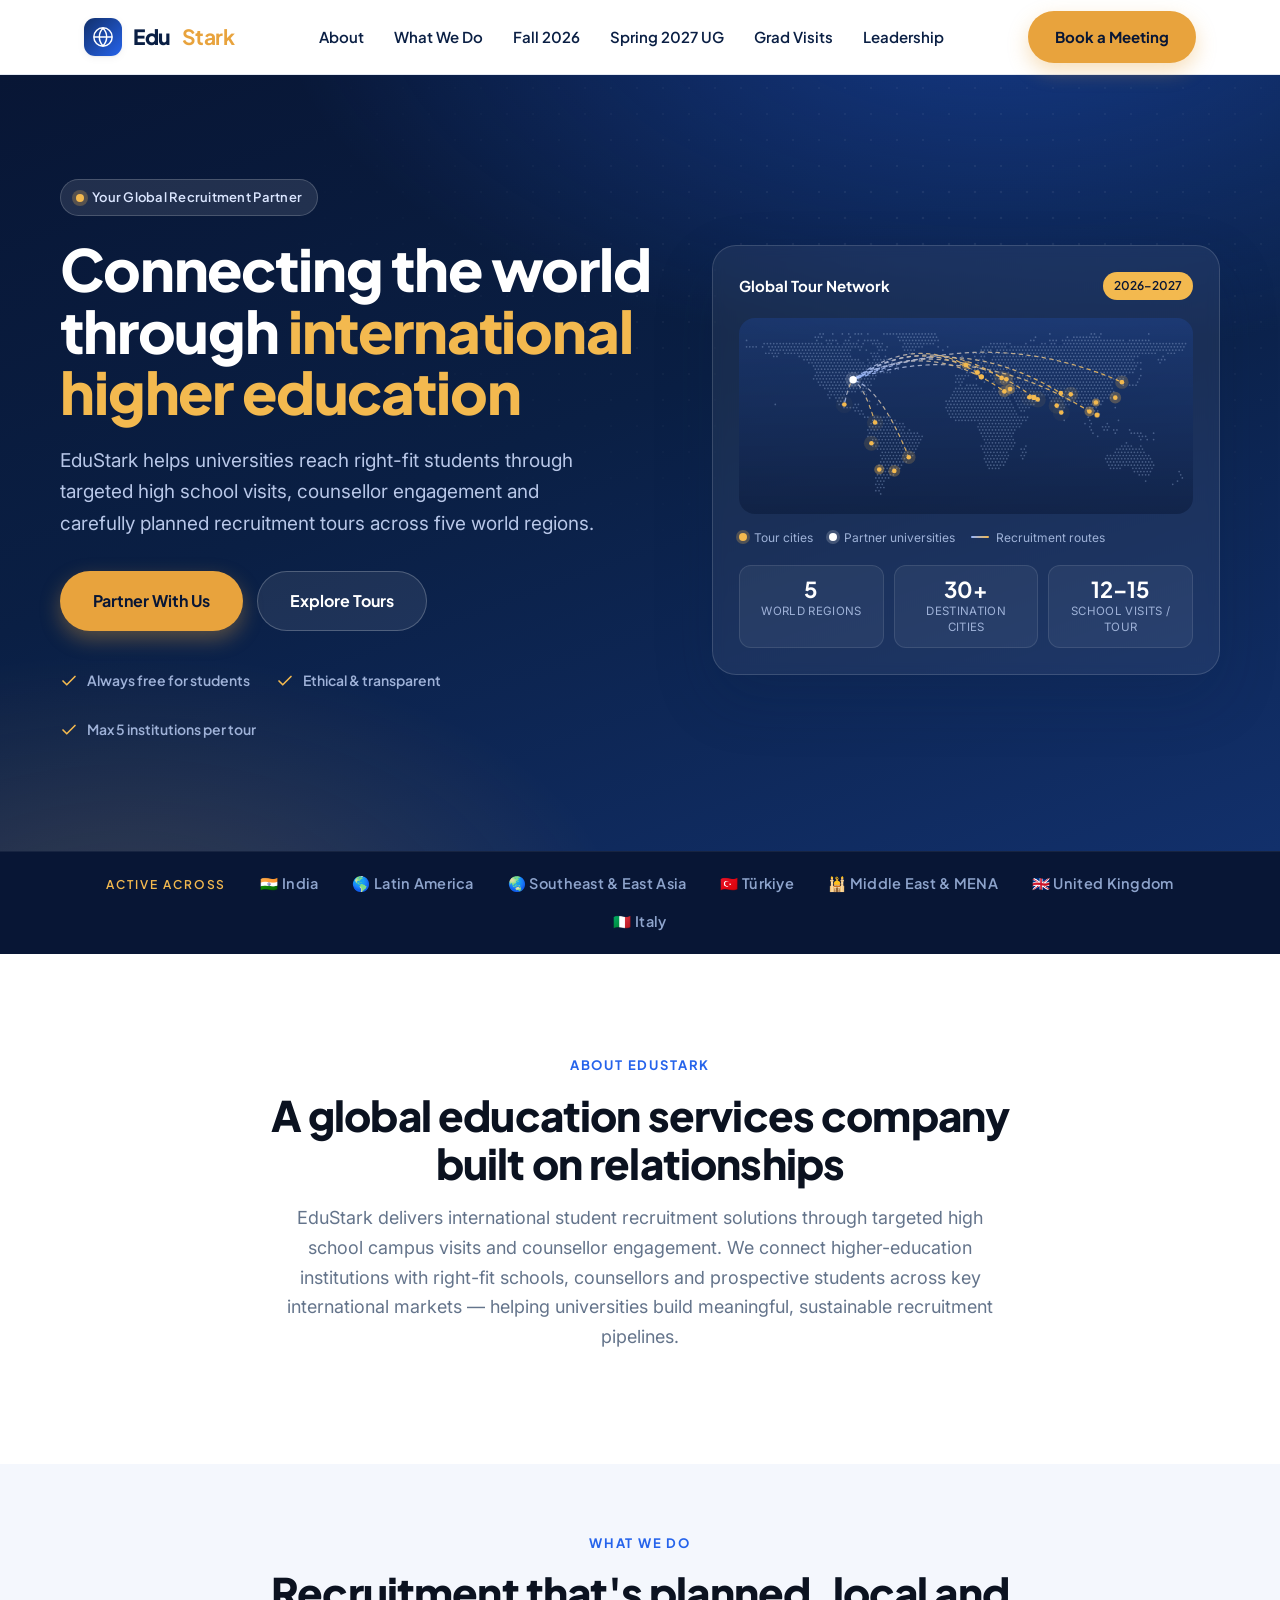
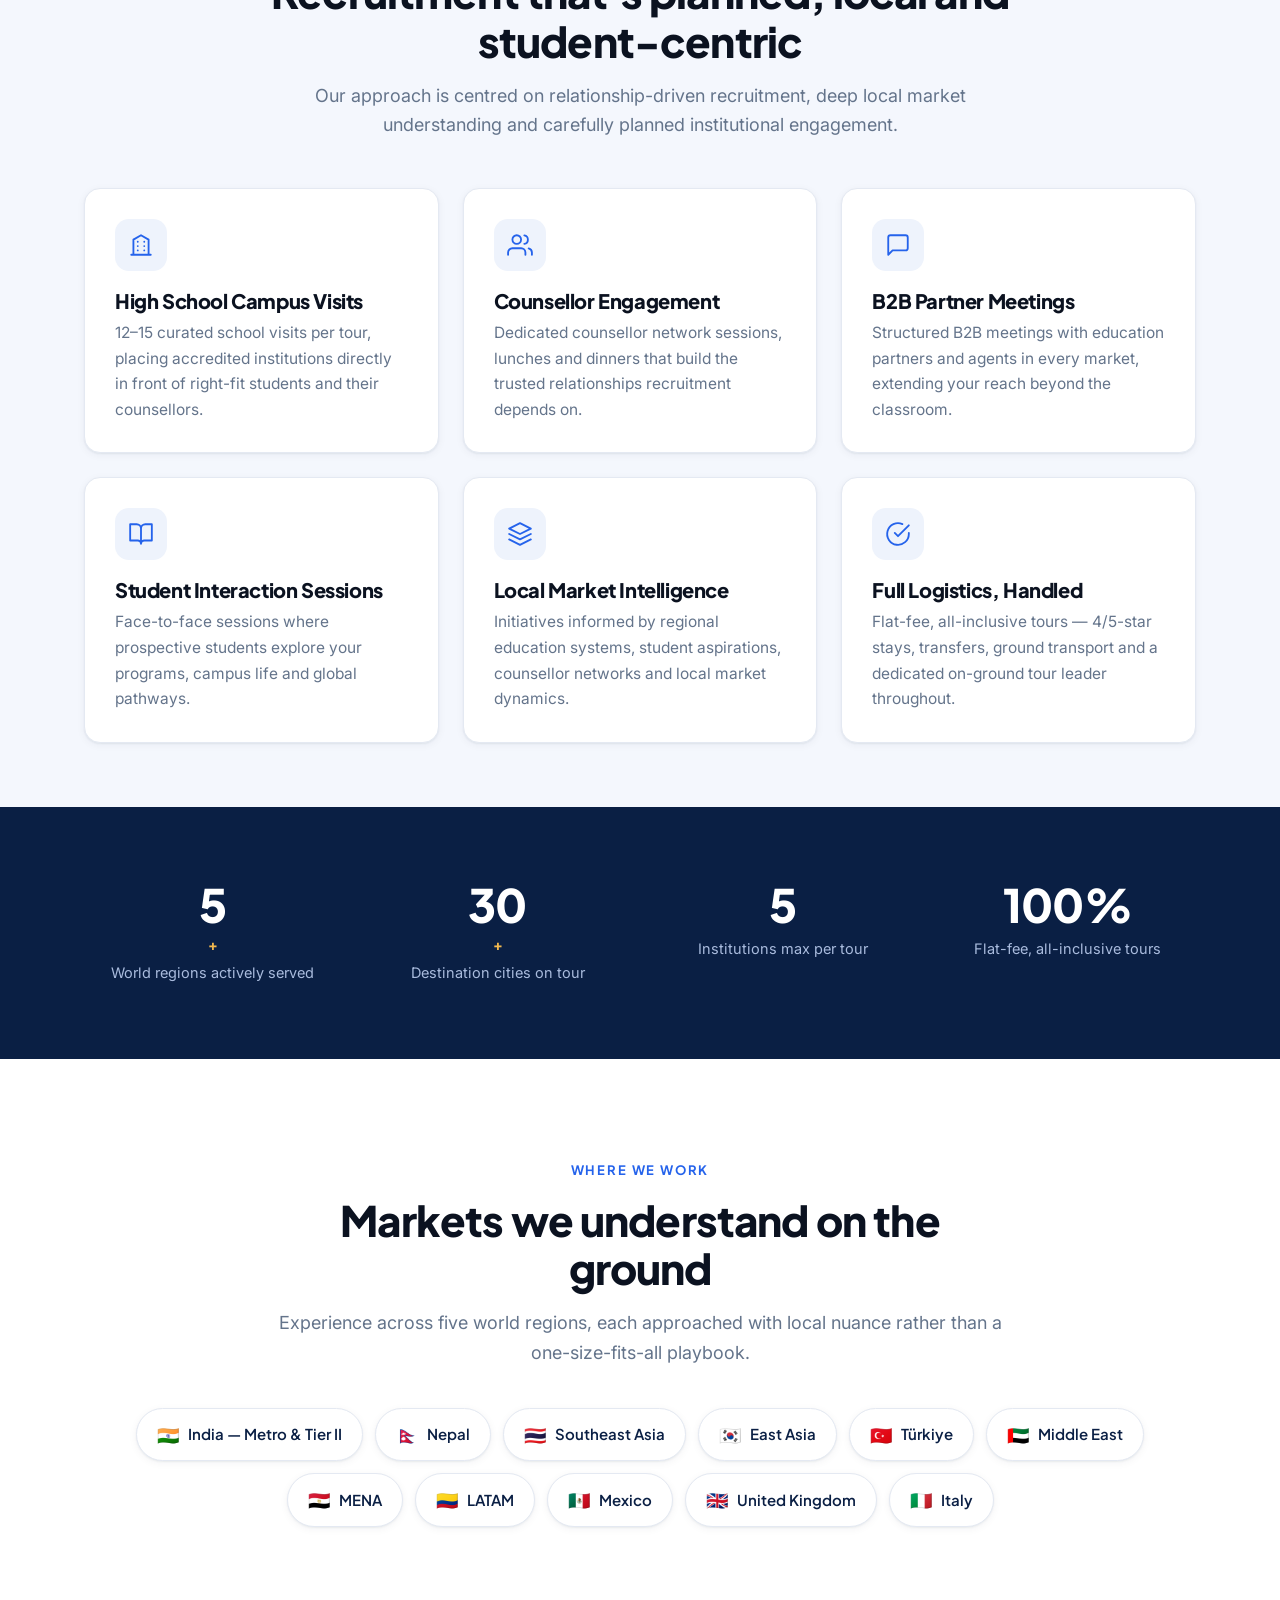
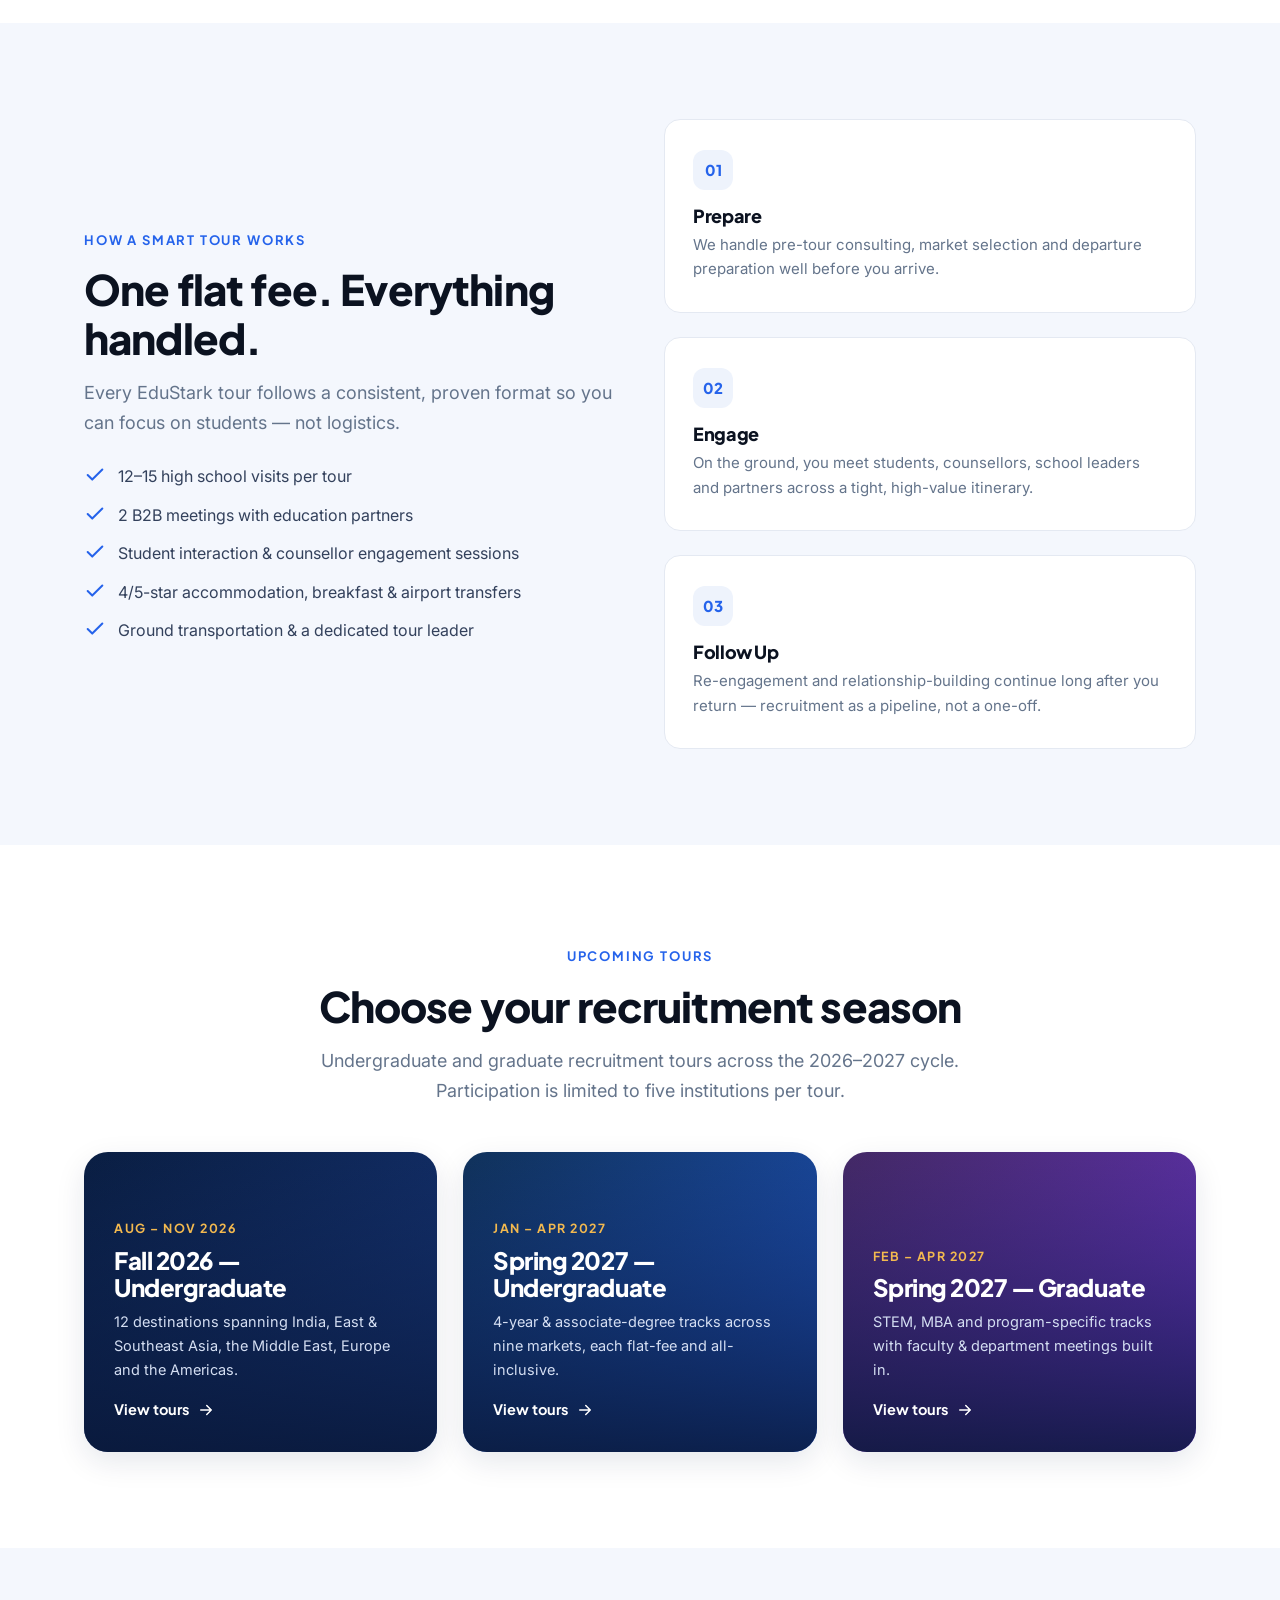
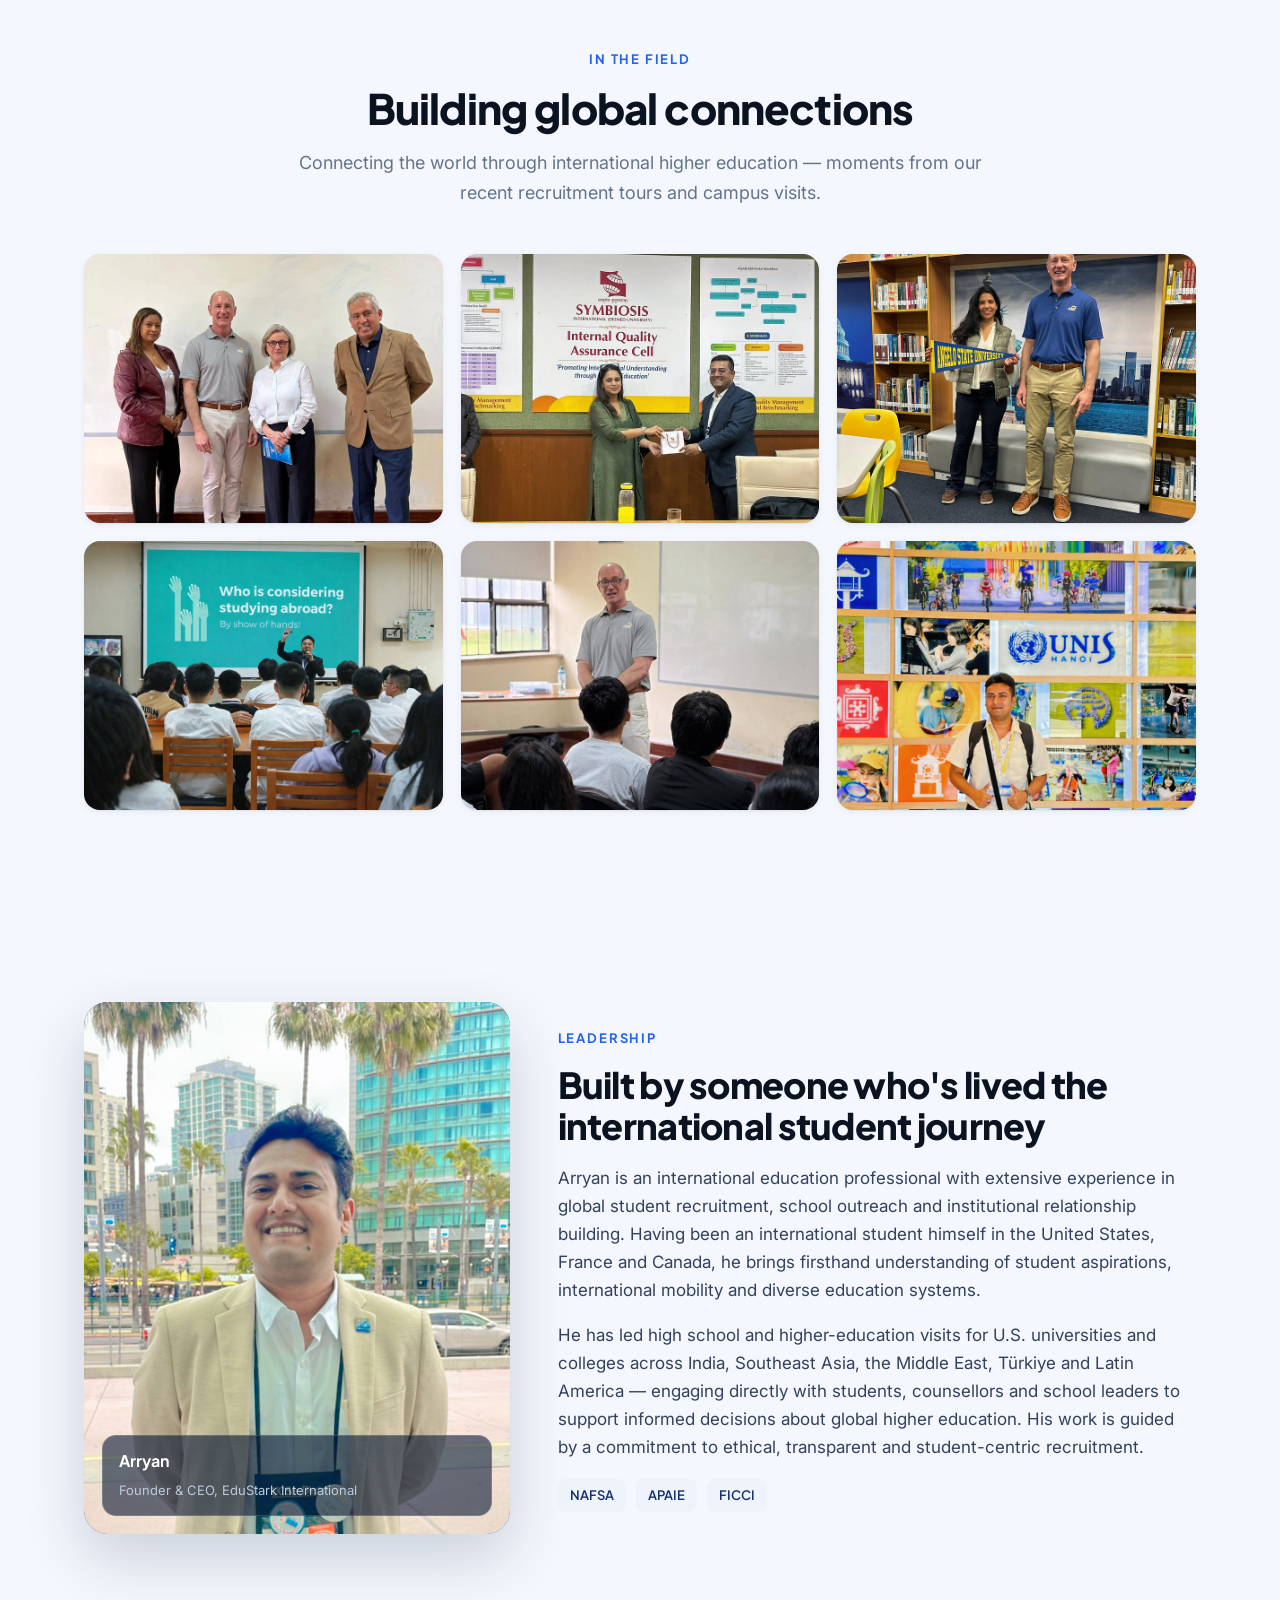
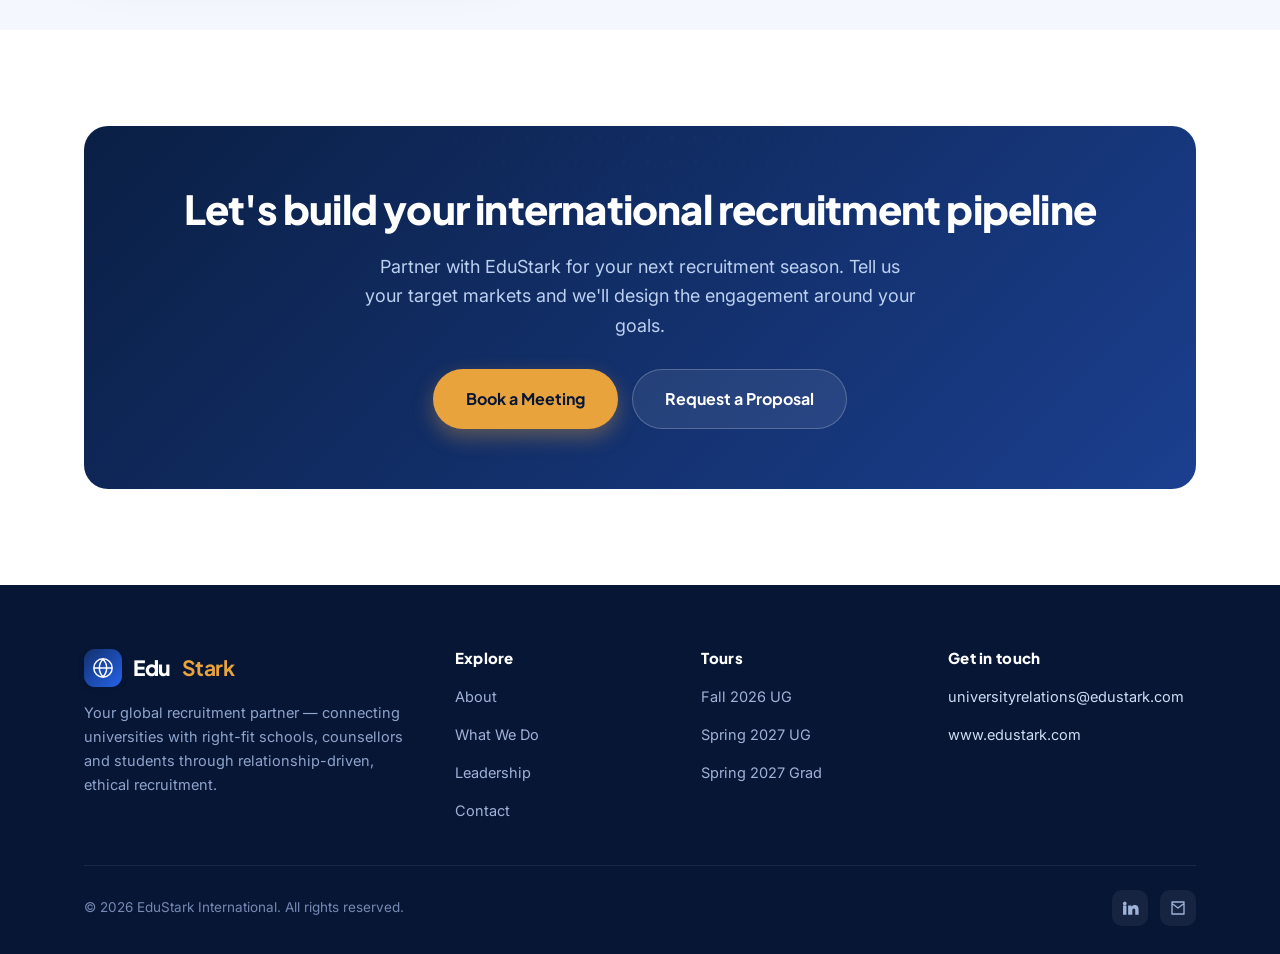
<file: index.html>
<!DOCTYPE html>
<html lang="en">
<head>
<meta charset="UTF-8" />
<meta name="viewport" content="width=device-width, initial-scale=1.0" />
<title>EduStark International — Global Student Recruitment Partner</title>
<meta name="description" content="EduStark International connects universities with right-fit schools, counsellors and students through targeted high school visits and recruitment tours across India, Latin America, Southeast Asia, Türkiye and the Middle East." />
<meta property="og:title" content="EduStark International — Global Student Recruitment Partner" />
<meta property="og:description" content="Relationship-driven international student recruitment through high school campus visits and counsellor engagement." />
<meta property="og:type" content="website" />
<link rel="preconnect" href="https://fonts.googleapis.com" />
<link rel="preconnect" href="https://fonts.gstatic.com" crossorigin />
<link href="https://fonts.googleapis.com/css2?family=Plus+Jakarta+Sans:wght@500;600;700;800&family=Inter:wght@400;500;600&display=swap" rel="stylesheet" />
<link rel="stylesheet" href="styles.css" />
<link rel="icon" href="assets/favicon.svg" type="image/svg+xml" />
</head>
<body>

<!-- ===== Header ===== -->
<header class="site-header" id="header">
  <div class="container nav">
    <a href="index.html" class="brand" aria-label="EduStark International home">
      <span class="mark" aria-hidden="true">
        <svg viewBox="0 0 24 24" fill="none"><path d="M12 2a10 10 0 100 20 10 10 0 000-20zM2.5 12h19M12 2.5c2.6 2.5 4 6 4 9.5s-1.4 7-4 9.5C9.4 19 8 15.5 8 12s1.4-7 4-9.5z" stroke="currentColor" stroke-width="1.6" stroke-linecap="round" stroke-linejoin="round"/></svg>
      </span>
      Edu<b>Stark</b>
    </a>
    <nav>
      <ul class="nav-links" id="navLinks">
        <li><a href="index.html#about">About</a></li>
        <li><a href="index.html#services">What We Do</a></li>
        <li><a href="tours-fall-2026.html">Fall 2026</a></li>
        <li><a href="tours-spring-2027-ug.html">Spring 2027 UG</a></li>
        <li><a href="tours-spring-2027-grad.html">Grad Visits</a></li>
        <li><a href="index.html#founder">Leadership</a></li>
        <li class="nav-cta-mobile"><a href="index.html#contact" class="btn btn--primary">Book a Meeting</a></li>
      </ul>
    </nav>
    <div class="nav-cta">
      <a href="index.html#contact" class="btn btn--primary">Book a Meeting</a>
      <button class="nav-toggle" id="navToggle" aria-label="Toggle menu" aria-expanded="false">
        <span></span><span></span><span></span>
      </button>
    </div>
  </div>
</header>

<!-- ===== Hero ===== -->
<section class="hero">
  <div class="container hero-inner">
    <div class="hero-copy">
      <span class="hero-badge"><span class="dot"></span> Your Global Recruitment Partner</span>
      <h1>Connecting the world through <span class="hl">international higher education</span></h1>
      <p class="lead">EduStark helps universities reach right-fit students through targeted high school visits, counsellor engagement and carefully planned recruitment tours across five world regions.</p>
      <div class="hero-actions">
        <a href="#contact" class="btn btn--primary btn--lg">Partner With Us</a>
        <a href="#tours" class="btn btn--on-navy btn--lg">Explore Tours</a>
      </div>
      <div class="hero-trust">
        <div class="ht"><svg viewBox="0 0 24 24" fill="none"><path d="M20 6L9 17l-5-5" stroke="currentColor" stroke-width="2.2" stroke-linecap="round" stroke-linejoin="round"/></svg> Always free for students</div>
        <div class="ht"><svg viewBox="0 0 24 24" fill="none"><path d="M20 6L9 17l-5-5" stroke="currentColor" stroke-width="2.2" stroke-linecap="round" stroke-linejoin="round"/></svg> Ethical &amp; transparent</div>
        <div class="ht"><svg viewBox="0 0 24 24" fill="none"><path d="M20 6L9 17l-5-5" stroke="currentColor" stroke-width="2.2" stroke-linecap="round" stroke-linejoin="round"/></svg> Max 5 institutions per tour</div>
      </div>
    </div>
    <div class="hero-visual">
      <div class="globe-card">
        <div class="gc-top"><span>Global Tour Network</span><span class="pill">2026–2027</span></div>
        <div class="globe-wrap"><img src="assets/world-map.svg" alt="World map of EduStark tour cities across India, Asia, the Middle East, Europe and Latin America, connected to partner universities" width="400" height="159" /></div>
        <div class="gc-legend"><span><i class="lg-dot"></i>Tour cities</span><span><i class="lg-hub"></i>Partner universities</span><span><i class="lg-line"></i>Recruitment routes</span></div>
        <div class="gc-stats">
          <div class="gc-stat"><b>5</b><small>WORLD REGIONS</small></div>
          <div class="gc-stat"><b>30+</b><small>DESTINATION CITIES</small></div>
          <div class="gc-stat"><b>12–15</b><small>SCHOOL VISITS / TOUR</small></div>
        </div>
      </div>
    </div>
  </div>
</section>

<!-- markets strip -->
<div class="strip">
  <div class="container strip-inner">
    <span class="lbl">Active across</span>
    <span>🇮🇳 India</span><span>🌎 Latin America</span><span>🌏 Southeast &amp; East Asia</span><span>🇹🇷 Türkiye</span><span>🕌 Middle East &amp; MENA</span><span>🇬🇧 United Kingdom</span><span>🇮🇹 Italy</span>
  </div>
</div>

<!-- ===== About ===== -->
<section class="section" id="about">
  <div class="container">
    <div class="center narrow reveal">
      <span class="eyebrow">About EduStark</span>
      <h2 class="section-title">A global education services company built on relationships</h2>
      <p class="section-lead">EduStark delivers international student recruitment solutions through targeted high school campus visits and counsellor engagement. We connect higher-education institutions with right-fit schools, counsellors and prospective students across key international markets — helping universities build meaningful, sustainable recruitment pipelines.</p>
    </div>
  </div>
</section>

<!-- ===== What we do ===== -->
<section class="section section--soft section--tight" id="services">
  <div class="container">
    <div class="center narrow reveal" style="margin-bottom:48px">
      <span class="eyebrow">What We Do</span>
      <h2 class="section-title">Recruitment that's planned, local and student-centric</h2>
      <p class="section-lead">Our approach is centred on relationship-driven recruitment, deep local market understanding and carefully planned institutional engagement.</p>
    </div>
    <div class="grid grid-3">
      <div class="card reveal">
        <div class="ic"><svg viewBox="0 0 24 24" fill="none"><path d="M3 21h18M5 21V7l7-4 7 4v14M9 9h.01M9 13h.01M9 17h.01M15 9h.01M15 13h.01M15 17h.01" stroke="currentColor" stroke-width="1.7" stroke-linecap="round" stroke-linejoin="round"/></svg></div>
        <h3>High School Campus Visits</h3>
        <p>12–15 curated school visits per tour, placing accredited institutions directly in front of right-fit students and their counsellors.</p>
      </div>
      <div class="card reveal">
        <div class="ic"><svg viewBox="0 0 24 24" fill="none"><path d="M17 21v-2a4 4 0 00-4-4H5a4 4 0 00-4 4v2M9 11a4 4 0 100-8 4 4 0 000 8zM23 21v-2a4 4 0 00-3-3.87M16 3.13A4 4 0 0116 11" stroke="currentColor" stroke-width="1.7" stroke-linecap="round" stroke-linejoin="round"/></svg></div>
        <h3>Counsellor Engagement</h3>
        <p>Dedicated counsellor network sessions, lunches and dinners that build the trusted relationships recruitment depends on.</p>
      </div>
      <div class="card reveal">
        <div class="ic"><svg viewBox="0 0 24 24" fill="none"><path d="M21 15a2 2 0 01-2 2H7l-4 4V5a2 2 0 012-2h14a2 2 0 012 2z" stroke="currentColor" stroke-width="1.7" stroke-linecap="round" stroke-linejoin="round"/></svg></div>
        <h3>B2B Partner Meetings</h3>
        <p>Structured B2B meetings with education partners and agents in every market, extending your reach beyond the classroom.</p>
      </div>
      <div class="card reveal">
        <div class="ic"><svg viewBox="0 0 24 24" fill="none"><path d="M2 3h6a4 4 0 014 4v14a3 3 0 00-3-3H2zM22 3h-6a4 4 0 00-4 4v14a3 3 0 013-3h7z" stroke="currentColor" stroke-width="1.7" stroke-linecap="round" stroke-linejoin="round"/></svg></div>
        <h3>Student Interaction Sessions</h3>
        <p>Face-to-face sessions where prospective students explore your programs, campus life and global pathways.</p>
      </div>
      <div class="card reveal">
        <div class="ic"><svg viewBox="0 0 24 24" fill="none"><path d="M12 2L2 7l10 5 10-5-10-5zM2 17l10 5 10-5M2 12l10 5 10-5" stroke="currentColor" stroke-width="1.7" stroke-linecap="round" stroke-linejoin="round"/></svg></div>
        <h3>Local Market Intelligence</h3>
        <p>Initiatives informed by regional education systems, student aspirations, counsellor networks and local market dynamics.</p>
      </div>
      <div class="card reveal">
        <div class="ic"><svg viewBox="0 0 24 24" fill="none"><path d="M22 11.08V12a10 10 0 11-5.93-9.14" stroke="currentColor" stroke-width="1.7" stroke-linecap="round"/><path d="M22 4L12 14.01l-3-3" stroke="currentColor" stroke-width="1.7" stroke-linecap="round" stroke-linejoin="round"/></svg></div>
        <h3>Full Logistics, Handled</h3>
        <p>Flat-fee, all-inclusive tours — 4/5-star stays, transfers, ground transport and a dedicated on-ground tour leader throughout.</p>
      </div>
    </div>
  </div>
</section>

<!-- ===== Highlights band ===== -->
<section class="section section--navy section--tight">
  <div class="container">
    <div class="stats-band">
      <div class="stat reveal"><b>5<span class="plus">+</span></b><span>World regions actively served</span></div>
      <div class="stat reveal"><b>30<span class="plus">+</span></b><span>Destination cities on tour</span></div>
      <div class="stat reveal"><b>5</b><span>Institutions max per tour</span></div>
      <div class="stat reveal"><b>100%</b><span>Flat-fee, all-inclusive tours</span></div>
    </div>
  </div>
</section>

<!-- ===== Regions ===== -->
<section class="section">
  <div class="container">
    <div class="center narrow reveal" style="margin-bottom:40px">
      <span class="eyebrow">Where We Work</span>
      <h2 class="section-title">Markets we understand on the ground</h2>
      <p class="section-lead">Experience across five world regions, each approached with local nuance rather than a one-size-fits-all playbook.</p>
    </div>
    <div class="regions reveal">
      <span class="region-chip"><span class="flag">🇮🇳</span> India — Metro &amp; Tier II</span>
      <span class="region-chip"><span class="flag">🇳🇵</span> Nepal</span>
      <span class="region-chip"><span class="flag">🇹🇭</span> Southeast Asia</span>
      <span class="region-chip"><span class="flag">🇰🇷</span> East Asia</span>
      <span class="region-chip"><span class="flag">🇹🇷</span> Türkiye</span>
      <span class="region-chip"><span class="flag">🇦🇪</span> Middle East</span>
      <span class="region-chip"><span class="flag">🇪🇬</span> MENA</span>
      <span class="region-chip"><span class="flag">🇨🇴</span> LATAM</span>
      <span class="region-chip"><span class="flag">🇲🇽</span> Mexico</span>
      <span class="region-chip"><span class="flag">🇬🇧</span> United Kingdom</span>
      <span class="region-chip"><span class="flag">🇮🇹</span> Italy</span>
    </div>
  </div>
</section>

<!-- ===== How it works ===== -->
<section class="section section--soft">
  <div class="container">
    <div class="grid grid-2" style="gap:48px;align-items:center">
      <div class="reveal">
        <span class="eyebrow">How a Smart Tour Works</span>
        <h2 class="section-title">One flat fee. Everything handled.</h2>
        <p class="section-lead" style="margin-bottom:26px">Every EduStark tour follows a consistent, proven format so you can focus on students — not logistics.</p>
        <ul class="incl">
          <li><svg viewBox="0 0 24 24" fill="none"><path d="M20 6L9 17l-5-5" stroke="currentColor" stroke-width="2.2" stroke-linecap="round" stroke-linejoin="round"/></svg> 12–15 high school visits per tour</li>
          <li><svg viewBox="0 0 24 24" fill="none"><path d="M20 6L9 17l-5-5" stroke="currentColor" stroke-width="2.2" stroke-linecap="round" stroke-linejoin="round"/></svg> 2 B2B meetings with education partners</li>
          <li><svg viewBox="0 0 24 24" fill="none"><path d="M20 6L9 17l-5-5" stroke="currentColor" stroke-width="2.2" stroke-linecap="round" stroke-linejoin="round"/></svg> Student interaction &amp; counsellor engagement sessions</li>
          <li><svg viewBox="0 0 24 24" fill="none"><path d="M20 6L9 17l-5-5" stroke="currentColor" stroke-width="2.2" stroke-linecap="round" stroke-linejoin="round"/></svg> 4/5-star accommodation, breakfast &amp; airport transfers</li>
          <li><svg viewBox="0 0 24 24" fill="none"><path d="M20 6L9 17l-5-5" stroke="currentColor" stroke-width="2.2" stroke-linecap="round" stroke-linejoin="round"/></svg> Ground transportation &amp; a dedicated tour leader</li>
        </ul>
      </div>
      <div class="steps" style="grid-template-columns:1fr">
        <div class="step reveal"><div class="num">01</div><h3>Prepare</h3><p>We handle pre-tour consulting, market selection and departure preparation well before you arrive.</p></div>
        <div class="step reveal"><div class="num">02</div><h3>Engage</h3><p>On the ground, you meet students, counsellors, school leaders and partners across a tight, high-value itinerary.</p></div>
        <div class="step reveal"><div class="num">03</div><h3>Follow Up</h3><p>Re-engagement and relationship-building continue long after you return — recruitment as a pipeline, not a one-off.</p></div>
      </div>
    </div>
  </div>
</section>

<!-- ===== Tours ===== -->
<section class="section" id="tours">
  <div class="container">
    <div class="center narrow reveal" style="margin-bottom:46px">
      <span class="eyebrow">Upcoming Tours</span>
      <h2 class="section-title">Choose your recruitment season</h2>
      <p class="section-lead">Undergraduate and graduate recruitment tours across the 2026–2027 cycle. Participation is limited to five institutions per tour.</p>
    </div>
    <div class="tour-cards">
      <a href="tours-fall-2026.html" class="tour-card tc-fall reveal">
        <span class="kicker">Aug – Nov 2026</span>
        <h3>Fall 2026 — Undergraduate</h3>
        <p>12 destinations spanning India, East &amp; Southeast Asia, the Middle East, Europe and the Americas.</p>
        <span class="go">View tours <svg viewBox="0 0 24 24" fill="none"><path d="M5 12h14M13 6l6 6-6 6" stroke="currentColor" stroke-width="2" stroke-linecap="round" stroke-linejoin="round"/></svg></span>
      </a>
      <a href="tours-spring-2027-ug.html" class="tour-card tc-ug reveal">
        <span class="kicker">Jan – Apr 2027</span>
        <h3>Spring 2027 — Undergraduate</h3>
        <p>4-year &amp; associate-degree tracks across nine markets, each flat-fee and all-inclusive.</p>
        <span class="go">View tours <svg viewBox="0 0 24 24" fill="none"><path d="M5 12h14M13 6l6 6-6 6" stroke="currentColor" stroke-width="2" stroke-linecap="round" stroke-linejoin="round"/></svg></span>
      </a>
      <a href="tours-spring-2027-grad.html" class="tour-card tc-grad reveal">
        <span class="kicker">Feb – Apr 2027</span>
        <h3>Spring 2027 — Graduate</h3>
        <p>STEM, MBA and program-specific tracks with faculty &amp; department meetings built in.</p>
        <span class="go">View tours <svg viewBox="0 0 24 24" fill="none"><path d="M5 12h14M13 6l6 6-6 6" stroke="currentColor" stroke-width="2" stroke-linecap="round" stroke-linejoin="round"/></svg></span>
      </a>
    </div>
  </div>
</section>

<!-- ===== Gallery ===== -->
<section class="section section--soft" id="gallery">
  <div class="container">
    <div class="center narrow reveal" style="margin-bottom:46px">
      <span class="eyebrow">In the Field</span>
      <h2 class="section-title">Building global connections</h2>
      <p class="section-lead">Connecting the world through international higher education — moments from our recent recruitment tours and campus visits.</p>
    </div>
    <div class="gallery-grid">
      <figure class="gphoto reveal"><img src="assets/gallery/tour-1.jpg" alt="EduStark team with university partners during a campus visit" loading="lazy" /></figure>
      <figure class="gphoto reveal"><img src="assets/gallery/tour-2.jpg" alt="EduStark at Symbiosis International University" loading="lazy" /></figure>
      <figure class="gphoto reveal"><img src="assets/gallery/tour-3.jpg" alt="University representatives with an Angelo State University pennant" loading="lazy" /></figure>
      <figure class="gphoto reveal"><img src="assets/gallery/tour-4.jpg" alt="Students at a study-abroad information session" loading="lazy" /></figure>
      <figure class="gphoto reveal"><img src="assets/gallery/tour-5.jpg" alt="University representative presenting to students in a classroom" loading="lazy" /></figure>
      <figure class="gphoto reveal"><img src="assets/gallery/tour-6.jpg" alt="EduStark student engagement at UNIS Hanoi" loading="lazy" /></figure>
    </div>
  </div>
</section>

<!-- ===== Founder ===== -->
<section class="section section--soft" id="founder">
  <div class="container">
    <div class="founder">
      <div class="founder-photo reveal">
        <img src="assets/arryan.jpg" alt="Arryan — Founder & CEO, EduStark International" class="founder-img" loading="lazy" />
        <div class="tagpill"><b>Arryan</b><small>Founder &amp; CEO, EduStark International</small></div>
      </div>
      <div class="founder-body reveal">
        <span class="eyebrow">Leadership</span>
        <h2>Built by someone who's lived the international student journey</h2>
        <p>Arryan is an international education professional with extensive experience in global student recruitment, school outreach and institutional relationship building. Having been an international student himself in the United States, France and Canada, he brings firsthand understanding of student aspirations, international mobility and diverse education systems.</p>
        <p>He has led high school and higher-education visits for U.S. universities and colleges across India, Southeast Asia, the Middle East, Türkiye and Latin America — engaging directly with students, counsellors and school leaders to support informed decisions about global higher education. His work is guided by a commitment to ethical, transparent and student-centric recruitment.</p>
        <div class="confs">
          <span>NAFSA</span><span>APAIE</span><span>FICCI</span>
        </div>
      </div>
    </div>
  </div>
</section>

<!-- ===== CTA / Contact ===== -->
<section class="section" id="contact">
  <div class="container">
    <div class="cta reveal">
      <h2>Let's build your international recruitment pipeline</h2>
      <p>Partner with EduStark for your next recruitment season. Tell us your target markets and we'll design the engagement around your goals.</p>
      <div class="hero-actions">
        <a href="mailto:universityrelations@edustark.com?subject=Partnership%20Enquiry" class="btn btn--primary btn--lg">Book a Meeting</a>
        <a href="tours-fall-2026.html" class="btn btn--on-navy btn--lg">Request a Proposal</a>
      </div>
    </div>
  </div>
</section>

<!-- ===== Footer ===== -->
<footer class="site-footer">
  <div class="container">
    <div class="footer-grid">
      <div class="footer-brand">
        <a href="index.html" class="brand" style="color:#fff">
          <span class="mark" aria-hidden="true"><svg viewBox="0 0 24 24" fill="none"><path d="M12 2a10 10 0 100 20 10 10 0 000-20zM2.5 12h19M12 2.5c2.6 2.5 4 6 4 9.5s-1.4 7-4 9.5C9.4 19 8 15.5 8 12s1.4-7 4-9.5z" stroke="currentColor" stroke-width="1.6" stroke-linecap="round" stroke-linejoin="round"/></svg></span>
          Edu<b style="color:var(--gold-500)">Stark</b>
        </a>
        <p>Your global recruitment partner — connecting universities with right-fit schools, counsellors and students through relationship-driven, ethical recruitment.</p>
      </div>
      <div class="footer-col">
        <h4>Explore</h4>
        <ul>
          <li><a href="index.html#about">About</a></li>
          <li><a href="index.html#services">What We Do</a></li>
          <li><a href="index.html#founder">Leadership</a></li>
          <li><a href="index.html#contact">Contact</a></li>
        </ul>
      </div>
      <div class="footer-col">
        <h4>Tours</h4>
        <ul>
          <li><a href="tours-fall-2026.html">Fall 2026 UG</a></li>
          <li><a href="tours-spring-2027-ug.html">Spring 2027 UG</a></li>
          <li><a href="tours-spring-2027-grad.html">Spring 2027 Grad</a></li>
        </ul>
      </div>
      <div class="footer-col footer-contact">
        <h4>Get in touch</h4>
        <ul>
          <li><a href="mailto:universityrelations@edustark.com">universityrelations@edustark.com</a></li>
          <li><a href="https://www.edustark.com">www.edustark.com</a></li>
        </ul>
      </div>
    </div>
    <div class="footer-bottom">
      <span>© <span id="year"></span> EduStark International. All rights reserved.</span>
      <div class="socials">
        <a href="#" aria-label="LinkedIn"><svg viewBox="0 0 24 24" fill="currentColor"><path d="M4.98 3.5A2.5 2.5 0 112.5 6 2.49 2.49 0 014.98 3.5zM2.75 8.75h4.5V21h-4.5zM9.5 8.75h4.3v1.68h.06a4.72 4.72 0 014.25-2.33c4.55 0 5.39 3 5.39 6.86V21h-4.5v-5.43c0-1.3 0-2.97-1.81-2.97s-2.09 1.41-2.09 2.87V21H9.5z"/></svg></a>
        <a href="mailto:universityrelations@edustark.com" aria-label="Email"><svg viewBox="0 0 24 24" fill="none"><path d="M4 4h16v16H4zM4 6l8 6 8-6" stroke="currentColor" stroke-width="1.8" stroke-linecap="round" stroke-linejoin="round"/></svg></a>
      </div>
    </div>
  </div>
</footer>

<script src="main.js"></script>
</body>
</html>
</file>
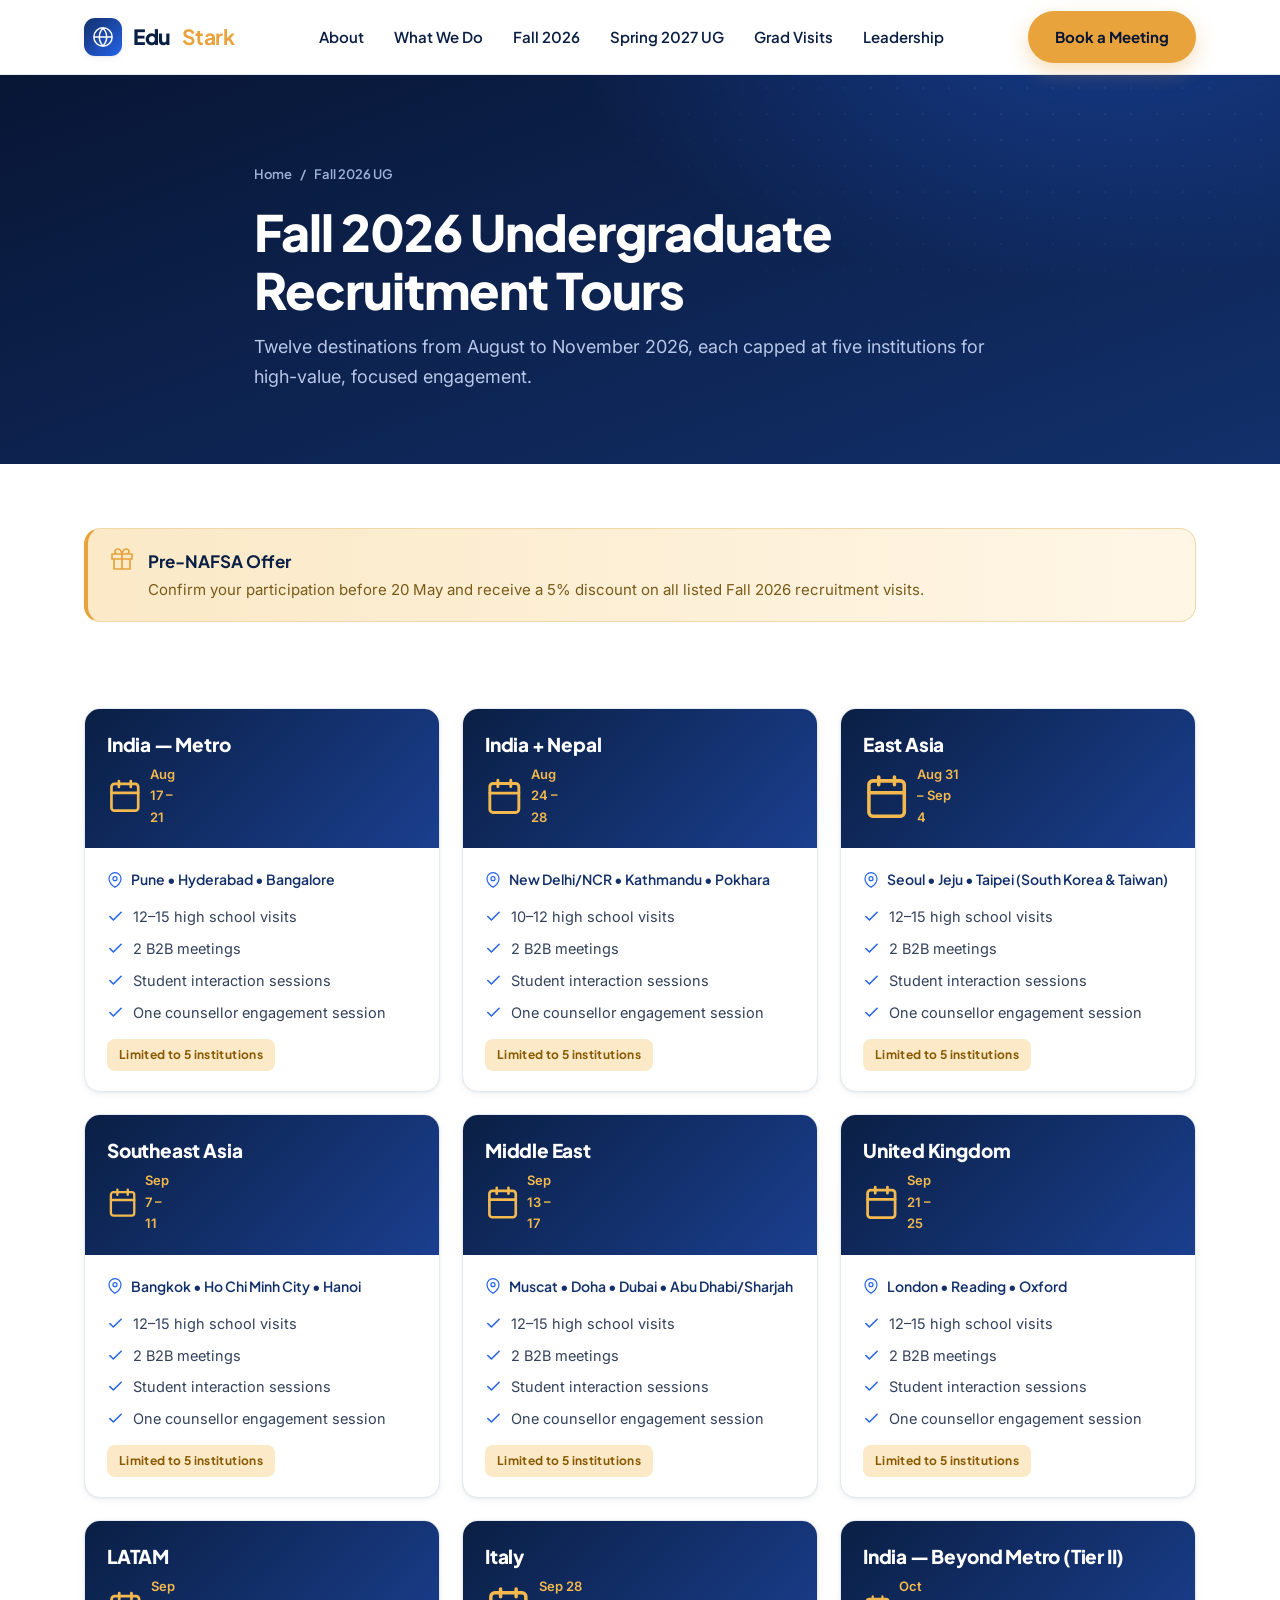
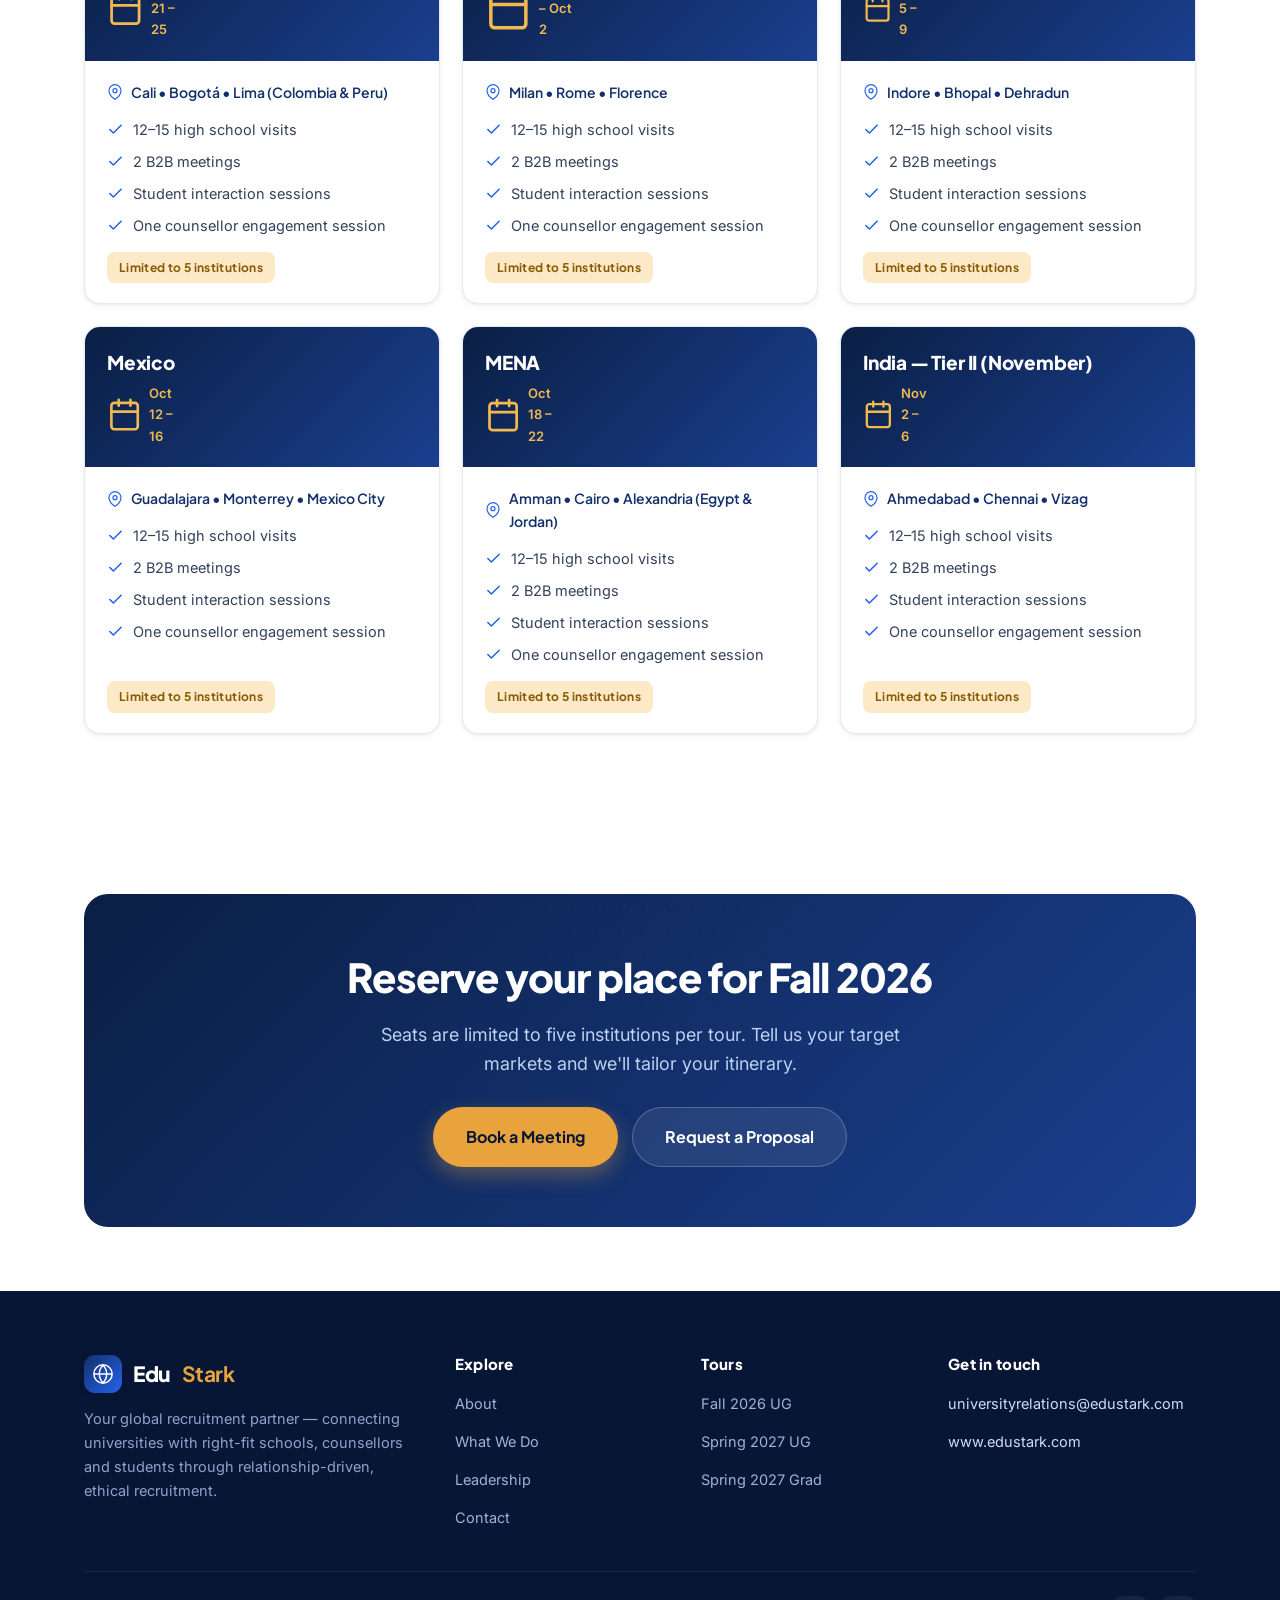
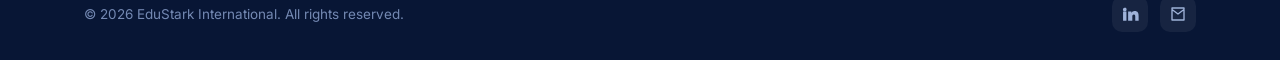
<file: tours-fall-2026.html>
<!DOCTYPE html>
<html lang="en">
<head>
<meta charset="UTF-8" />
<meta name="viewport" content="width=device-width, initial-scale=1.0" />
<title>Fall 2026 Undergraduate Recruitment Tours | EduStark International</title>
<meta name="description" content="EduStark Fall 2026 undergraduate recruitment tours across India, East & Southeast Asia, the Middle East, Europe and the Americas. Limited to 5 institutions per tour." />
<link rel="preconnect" href="https://fonts.googleapis.com" />
<link rel="preconnect" href="https://fonts.gstatic.com" crossorigin />
<link href="https://fonts.googleapis.com/css2?family=Plus+Jakarta+Sans:wght@500;600;700;800&family=Inter:wght@400;500;600&display=swap" rel="stylesheet" />
<link rel="stylesheet" href="styles.css" />
<link rel="icon" href="assets/favicon.svg" type="image/svg+xml" />
</head>
<body>
<header class="site-header" id="header">
  <div class="container nav">
    <a href="index.html" class="brand" aria-label="EduStark International home">
      <span class="mark" aria-hidden="true"><svg viewBox="0 0 24 24" fill="none"><path d="M12 2a10 10 0 100 20 10 10 0 000-20zM2.5 12h19M12 2.5c2.6 2.5 4 6 4 9.5s-1.4 7-4 9.5C9.4 19 8 15.5 8 12s1.4-7 4-9.5z" stroke="currentColor" stroke-width="1.6" stroke-linecap="round" stroke-linejoin="round"/></svg></span>
      Edu<b>Stark</b>
    </a>
    <nav>
      <ul class="nav-links" id="navLinks">
        <li><a href="index.html#about">About</a></li>
        <li><a href="index.html#services">What We Do</a></li>
        <li><a href="tours-fall-2026.html">Fall 2026</a></li>
        <li><a href="tours-spring-2027-ug.html">Spring 2027 UG</a></li>
        <li><a href="tours-spring-2027-grad.html">Grad Visits</a></li>
        <li><a href="index.html#founder">Leadership</a></li>
        <li class="nav-cta-mobile"><a href="index.html#contact" class="btn btn--primary">Book a Meeting</a></li>
      </ul>
    </nav>
    <div class="nav-cta">
      <a href="index.html#contact" class="btn btn--primary">Book a Meeting</a>
      <button class="nav-toggle" id="navToggle" aria-label="Toggle menu" aria-expanded="false"><span></span><span></span><span></span></button>
    </div>
  </div>
</header>

<section class="page-banner">
  <div class="container page-banner-inner">
    <div class="crumb"><a href="index.html">Home</a> / <span>Fall 2026 UG</span></div>
    <h1>Fall 2026 Undergraduate Recruitment Tours</h1>
    <p>Twelve destinations from August to November 2026, each capped at five institutions for high-value, focused engagement.</p>
  </div>
</section>

<section class="section section--tight">
  <div class="container">
    
    <div class="notice"><svg viewBox="0 0 24 24" fill="none"><path d="M20 12v10H4V12M2 7h20v5H2zM12 22V7M12 7H7.5a2.5 2.5 0 010-5C11 2 12 7 12 7zM12 7h4.5a2.5 2.5 0 000-5C13 2 12 7 12 7z" stroke="currentColor" stroke-width="1.7" stroke-linecap="round" stroke-linejoin="round"/></svg><div><b>Pre-NAFSA Offer</b><p>Confirm your participation before 20 May and receive a 5% discount on all listed Fall 2026 recruitment visits.</p></div></div>
  </div>
</section>
<section class="section" style="padding-top:8px">
  <div class="container">
    <div class="dest-grid">
      <article class="dest">
        <div class="dest-head"><p class="region">India — Metro</p><span class="dates"><svg viewBox="0 0 24 24" fill="none"><rect x="3" y="4" width="18" height="18" rx="2" stroke="currentColor" stroke-width="1.8"/><path d="M16 2v4M8 2v4M3 10h18" stroke="currentColor" stroke-width="1.8" stroke-linecap="round"/></svg>Aug 17 – 21</span></div>
        <div class="dest-body"><div class="dest-cities"><svg viewBox="0 0 24 24" fill="none"><path d="M21 10c0 7-9 13-9 13s-9-6-9-13a9 9 0 0118 0z" stroke="currentColor" stroke-width="1.8"/><circle cx="12" cy="10" r="3" stroke="currentColor" stroke-width="1.8"/></svg>Pune • Hyderabad • Bangalore</div><ul><li><svg viewBox="0 0 24 24" fill="none"><path d="M20 6L9 17l-5-5" stroke="currentColor" stroke-width="2.2" stroke-linecap="round" stroke-linejoin="round"/></svg><span>12–15 high school visits</span></li><li><svg viewBox="0 0 24 24" fill="none"><path d="M20 6L9 17l-5-5" stroke="currentColor" stroke-width="2.2" stroke-linecap="round" stroke-linejoin="round"/></svg><span>2 B2B meetings</span></li><li><svg viewBox="0 0 24 24" fill="none"><path d="M20 6L9 17l-5-5" stroke="currentColor" stroke-width="2.2" stroke-linecap="round" stroke-linejoin="round"/></svg><span>Student interaction sessions</span></li><li><svg viewBox="0 0 24 24" fill="none"><path d="M20 6L9 17l-5-5" stroke="currentColor" stroke-width="2.2" stroke-linecap="round" stroke-linejoin="round"/></svg><span>One counsellor engagement session</span></li></ul><span class="badge-limit">Limited to 5 institutions</span></div>
      </article>
      <article class="dest">
        <div class="dest-head"><p class="region">India + Nepal</p><span class="dates"><svg viewBox="0 0 24 24" fill="none"><rect x="3" y="4" width="18" height="18" rx="2" stroke="currentColor" stroke-width="1.8"/><path d="M16 2v4M8 2v4M3 10h18" stroke="currentColor" stroke-width="1.8" stroke-linecap="round"/></svg>Aug 24 – 28</span></div>
        <div class="dest-body"><div class="dest-cities"><svg viewBox="0 0 24 24" fill="none"><path d="M21 10c0 7-9 13-9 13s-9-6-9-13a9 9 0 0118 0z" stroke="currentColor" stroke-width="1.8"/><circle cx="12" cy="10" r="3" stroke="currentColor" stroke-width="1.8"/></svg>New Delhi/NCR • Kathmandu • Pokhara</div><ul><li><svg viewBox="0 0 24 24" fill="none"><path d="M20 6L9 17l-5-5" stroke="currentColor" stroke-width="2.2" stroke-linecap="round" stroke-linejoin="round"/></svg><span>10–12 high school visits</span></li><li><svg viewBox="0 0 24 24" fill="none"><path d="M20 6L9 17l-5-5" stroke="currentColor" stroke-width="2.2" stroke-linecap="round" stroke-linejoin="round"/></svg><span>2 B2B meetings</span></li><li><svg viewBox="0 0 24 24" fill="none"><path d="M20 6L9 17l-5-5" stroke="currentColor" stroke-width="2.2" stroke-linecap="round" stroke-linejoin="round"/></svg><span>Student interaction sessions</span></li><li><svg viewBox="0 0 24 24" fill="none"><path d="M20 6L9 17l-5-5" stroke="currentColor" stroke-width="2.2" stroke-linecap="round" stroke-linejoin="round"/></svg><span>One counsellor engagement session</span></li></ul><span class="badge-limit">Limited to 5 institutions</span></div>
      </article>
      <article class="dest">
        <div class="dest-head"><p class="region">East Asia</p><span class="dates"><svg viewBox="0 0 24 24" fill="none"><rect x="3" y="4" width="18" height="18" rx="2" stroke="currentColor" stroke-width="1.8"/><path d="M16 2v4M8 2v4M3 10h18" stroke="currentColor" stroke-width="1.8" stroke-linecap="round"/></svg>Aug 31 – Sep 4</span></div>
        <div class="dest-body"><div class="dest-cities"><svg viewBox="0 0 24 24" fill="none"><path d="M21 10c0 7-9 13-9 13s-9-6-9-13a9 9 0 0118 0z" stroke="currentColor" stroke-width="1.8"/><circle cx="12" cy="10" r="3" stroke="currentColor" stroke-width="1.8"/></svg>Seoul • Jeju • Taipei (South Korea &amp; Taiwan)</div><ul><li><svg viewBox="0 0 24 24" fill="none"><path d="M20 6L9 17l-5-5" stroke="currentColor" stroke-width="2.2" stroke-linecap="round" stroke-linejoin="round"/></svg><span>12–15 high school visits</span></li><li><svg viewBox="0 0 24 24" fill="none"><path d="M20 6L9 17l-5-5" stroke="currentColor" stroke-width="2.2" stroke-linecap="round" stroke-linejoin="round"/></svg><span>2 B2B meetings</span></li><li><svg viewBox="0 0 24 24" fill="none"><path d="M20 6L9 17l-5-5" stroke="currentColor" stroke-width="2.2" stroke-linecap="round" stroke-linejoin="round"/></svg><span>Student interaction sessions</span></li><li><svg viewBox="0 0 24 24" fill="none"><path d="M20 6L9 17l-5-5" stroke="currentColor" stroke-width="2.2" stroke-linecap="round" stroke-linejoin="round"/></svg><span>One counsellor engagement session</span></li></ul><span class="badge-limit">Limited to 5 institutions</span></div>
      </article>
      <article class="dest">
        <div class="dest-head"><p class="region">Southeast Asia</p><span class="dates"><svg viewBox="0 0 24 24" fill="none"><rect x="3" y="4" width="18" height="18" rx="2" stroke="currentColor" stroke-width="1.8"/><path d="M16 2v4M8 2v4M3 10h18" stroke="currentColor" stroke-width="1.8" stroke-linecap="round"/></svg>Sep 7 – 11</span></div>
        <div class="dest-body"><div class="dest-cities"><svg viewBox="0 0 24 24" fill="none"><path d="M21 10c0 7-9 13-9 13s-9-6-9-13a9 9 0 0118 0z" stroke="currentColor" stroke-width="1.8"/><circle cx="12" cy="10" r="3" stroke="currentColor" stroke-width="1.8"/></svg>Bangkok • Ho Chi Minh City • Hanoi</div><ul><li><svg viewBox="0 0 24 24" fill="none"><path d="M20 6L9 17l-5-5" stroke="currentColor" stroke-width="2.2" stroke-linecap="round" stroke-linejoin="round"/></svg><span>12–15 high school visits</span></li><li><svg viewBox="0 0 24 24" fill="none"><path d="M20 6L9 17l-5-5" stroke="currentColor" stroke-width="2.2" stroke-linecap="round" stroke-linejoin="round"/></svg><span>2 B2B meetings</span></li><li><svg viewBox="0 0 24 24" fill="none"><path d="M20 6L9 17l-5-5" stroke="currentColor" stroke-width="2.2" stroke-linecap="round" stroke-linejoin="round"/></svg><span>Student interaction sessions</span></li><li><svg viewBox="0 0 24 24" fill="none"><path d="M20 6L9 17l-5-5" stroke="currentColor" stroke-width="2.2" stroke-linecap="round" stroke-linejoin="round"/></svg><span>One counsellor engagement session</span></li></ul><span class="badge-limit">Limited to 5 institutions</span></div>
      </article>
      <article class="dest">
        <div class="dest-head"><p class="region">Middle East</p><span class="dates"><svg viewBox="0 0 24 24" fill="none"><rect x="3" y="4" width="18" height="18" rx="2" stroke="currentColor" stroke-width="1.8"/><path d="M16 2v4M8 2v4M3 10h18" stroke="currentColor" stroke-width="1.8" stroke-linecap="round"/></svg>Sep 13 – 17</span></div>
        <div class="dest-body"><div class="dest-cities"><svg viewBox="0 0 24 24" fill="none"><path d="M21 10c0 7-9 13-9 13s-9-6-9-13a9 9 0 0118 0z" stroke="currentColor" stroke-width="1.8"/><circle cx="12" cy="10" r="3" stroke="currentColor" stroke-width="1.8"/></svg>Muscat • Doha • Dubai • Abu Dhabi/Sharjah</div><ul><li><svg viewBox="0 0 24 24" fill="none"><path d="M20 6L9 17l-5-5" stroke="currentColor" stroke-width="2.2" stroke-linecap="round" stroke-linejoin="round"/></svg><span>12–15 high school visits</span></li><li><svg viewBox="0 0 24 24" fill="none"><path d="M20 6L9 17l-5-5" stroke="currentColor" stroke-width="2.2" stroke-linecap="round" stroke-linejoin="round"/></svg><span>2 B2B meetings</span></li><li><svg viewBox="0 0 24 24" fill="none"><path d="M20 6L9 17l-5-5" stroke="currentColor" stroke-width="2.2" stroke-linecap="round" stroke-linejoin="round"/></svg><span>Student interaction sessions</span></li><li><svg viewBox="0 0 24 24" fill="none"><path d="M20 6L9 17l-5-5" stroke="currentColor" stroke-width="2.2" stroke-linecap="round" stroke-linejoin="round"/></svg><span>One counsellor engagement session</span></li></ul><span class="badge-limit">Limited to 5 institutions</span></div>
      </article>
      <article class="dest">
        <div class="dest-head"><p class="region">United Kingdom</p><span class="dates"><svg viewBox="0 0 24 24" fill="none"><rect x="3" y="4" width="18" height="18" rx="2" stroke="currentColor" stroke-width="1.8"/><path d="M16 2v4M8 2v4M3 10h18" stroke="currentColor" stroke-width="1.8" stroke-linecap="round"/></svg>Sep 21 – 25</span></div>
        <div class="dest-body"><div class="dest-cities"><svg viewBox="0 0 24 24" fill="none"><path d="M21 10c0 7-9 13-9 13s-9-6-9-13a9 9 0 0118 0z" stroke="currentColor" stroke-width="1.8"/><circle cx="12" cy="10" r="3" stroke="currentColor" stroke-width="1.8"/></svg>London • Reading • Oxford</div><ul><li><svg viewBox="0 0 24 24" fill="none"><path d="M20 6L9 17l-5-5" stroke="currentColor" stroke-width="2.2" stroke-linecap="round" stroke-linejoin="round"/></svg><span>12–15 high school visits</span></li><li><svg viewBox="0 0 24 24" fill="none"><path d="M20 6L9 17l-5-5" stroke="currentColor" stroke-width="2.2" stroke-linecap="round" stroke-linejoin="round"/></svg><span>2 B2B meetings</span></li><li><svg viewBox="0 0 24 24" fill="none"><path d="M20 6L9 17l-5-5" stroke="currentColor" stroke-width="2.2" stroke-linecap="round" stroke-linejoin="round"/></svg><span>Student interaction sessions</span></li><li><svg viewBox="0 0 24 24" fill="none"><path d="M20 6L9 17l-5-5" stroke="currentColor" stroke-width="2.2" stroke-linecap="round" stroke-linejoin="round"/></svg><span>One counsellor engagement session</span></li></ul><span class="badge-limit">Limited to 5 institutions</span></div>
      </article>
      <article class="dest">
        <div class="dest-head"><p class="region">LATAM</p><span class="dates"><svg viewBox="0 0 24 24" fill="none"><rect x="3" y="4" width="18" height="18" rx="2" stroke="currentColor" stroke-width="1.8"/><path d="M16 2v4M8 2v4M3 10h18" stroke="currentColor" stroke-width="1.8" stroke-linecap="round"/></svg>Sep 21 – 25</span></div>
        <div class="dest-body"><div class="dest-cities"><svg viewBox="0 0 24 24" fill="none"><path d="M21 10c0 7-9 13-9 13s-9-6-9-13a9 9 0 0118 0z" stroke="currentColor" stroke-width="1.8"/><circle cx="12" cy="10" r="3" stroke="currentColor" stroke-width="1.8"/></svg>Cali • Bogotá • Lima (Colombia &amp; Peru)</div><ul><li><svg viewBox="0 0 24 24" fill="none"><path d="M20 6L9 17l-5-5" stroke="currentColor" stroke-width="2.2" stroke-linecap="round" stroke-linejoin="round"/></svg><span>12–15 high school visits</span></li><li><svg viewBox="0 0 24 24" fill="none"><path d="M20 6L9 17l-5-5" stroke="currentColor" stroke-width="2.2" stroke-linecap="round" stroke-linejoin="round"/></svg><span>2 B2B meetings</span></li><li><svg viewBox="0 0 24 24" fill="none"><path d="M20 6L9 17l-5-5" stroke="currentColor" stroke-width="2.2" stroke-linecap="round" stroke-linejoin="round"/></svg><span>Student interaction sessions</span></li><li><svg viewBox="0 0 24 24" fill="none"><path d="M20 6L9 17l-5-5" stroke="currentColor" stroke-width="2.2" stroke-linecap="round" stroke-linejoin="round"/></svg><span>One counsellor engagement session</span></li></ul><span class="badge-limit">Limited to 5 institutions</span></div>
      </article>
      <article class="dest">
        <div class="dest-head"><p class="region">Italy</p><span class="dates"><svg viewBox="0 0 24 24" fill="none"><rect x="3" y="4" width="18" height="18" rx="2" stroke="currentColor" stroke-width="1.8"/><path d="M16 2v4M8 2v4M3 10h18" stroke="currentColor" stroke-width="1.8" stroke-linecap="round"/></svg>Sep 28 – Oct 2</span></div>
        <div class="dest-body"><div class="dest-cities"><svg viewBox="0 0 24 24" fill="none"><path d="M21 10c0 7-9 13-9 13s-9-6-9-13a9 9 0 0118 0z" stroke="currentColor" stroke-width="1.8"/><circle cx="12" cy="10" r="3" stroke="currentColor" stroke-width="1.8"/></svg>Milan • Rome • Florence</div><ul><li><svg viewBox="0 0 24 24" fill="none"><path d="M20 6L9 17l-5-5" stroke="currentColor" stroke-width="2.2" stroke-linecap="round" stroke-linejoin="round"/></svg><span>12–15 high school visits</span></li><li><svg viewBox="0 0 24 24" fill="none"><path d="M20 6L9 17l-5-5" stroke="currentColor" stroke-width="2.2" stroke-linecap="round" stroke-linejoin="round"/></svg><span>2 B2B meetings</span></li><li><svg viewBox="0 0 24 24" fill="none"><path d="M20 6L9 17l-5-5" stroke="currentColor" stroke-width="2.2" stroke-linecap="round" stroke-linejoin="round"/></svg><span>Student interaction sessions</span></li><li><svg viewBox="0 0 24 24" fill="none"><path d="M20 6L9 17l-5-5" stroke="currentColor" stroke-width="2.2" stroke-linecap="round" stroke-linejoin="round"/></svg><span>One counsellor engagement session</span></li></ul><span class="badge-limit">Limited to 5 institutions</span></div>
      </article>
      <article class="dest">
        <div class="dest-head"><p class="region">India — Beyond Metro (Tier II)</p><span class="dates"><svg viewBox="0 0 24 24" fill="none"><rect x="3" y="4" width="18" height="18" rx="2" stroke="currentColor" stroke-width="1.8"/><path d="M16 2v4M8 2v4M3 10h18" stroke="currentColor" stroke-width="1.8" stroke-linecap="round"/></svg>Oct 5 – 9</span></div>
        <div class="dest-body"><div class="dest-cities"><svg viewBox="0 0 24 24" fill="none"><path d="M21 10c0 7-9 13-9 13s-9-6-9-13a9 9 0 0118 0z" stroke="currentColor" stroke-width="1.8"/><circle cx="12" cy="10" r="3" stroke="currentColor" stroke-width="1.8"/></svg>Indore • Bhopal • Dehradun</div><ul><li><svg viewBox="0 0 24 24" fill="none"><path d="M20 6L9 17l-5-5" stroke="currentColor" stroke-width="2.2" stroke-linecap="round" stroke-linejoin="round"/></svg><span>12–15 high school visits</span></li><li><svg viewBox="0 0 24 24" fill="none"><path d="M20 6L9 17l-5-5" stroke="currentColor" stroke-width="2.2" stroke-linecap="round" stroke-linejoin="round"/></svg><span>2 B2B meetings</span></li><li><svg viewBox="0 0 24 24" fill="none"><path d="M20 6L9 17l-5-5" stroke="currentColor" stroke-width="2.2" stroke-linecap="round" stroke-linejoin="round"/></svg><span>Student interaction sessions</span></li><li><svg viewBox="0 0 24 24" fill="none"><path d="M20 6L9 17l-5-5" stroke="currentColor" stroke-width="2.2" stroke-linecap="round" stroke-linejoin="round"/></svg><span>One counsellor engagement session</span></li></ul><span class="badge-limit">Limited to 5 institutions</span></div>
      </article>
      <article class="dest">
        <div class="dest-head"><p class="region">Mexico</p><span class="dates"><svg viewBox="0 0 24 24" fill="none"><rect x="3" y="4" width="18" height="18" rx="2" stroke="currentColor" stroke-width="1.8"/><path d="M16 2v4M8 2v4M3 10h18" stroke="currentColor" stroke-width="1.8" stroke-linecap="round"/></svg>Oct 12 – 16</span></div>
        <div class="dest-body"><div class="dest-cities"><svg viewBox="0 0 24 24" fill="none"><path d="M21 10c0 7-9 13-9 13s-9-6-9-13a9 9 0 0118 0z" stroke="currentColor" stroke-width="1.8"/><circle cx="12" cy="10" r="3" stroke="currentColor" stroke-width="1.8"/></svg>Guadalajara • Monterrey • Mexico City</div><ul><li><svg viewBox="0 0 24 24" fill="none"><path d="M20 6L9 17l-5-5" stroke="currentColor" stroke-width="2.2" stroke-linecap="round" stroke-linejoin="round"/></svg><span>12–15 high school visits</span></li><li><svg viewBox="0 0 24 24" fill="none"><path d="M20 6L9 17l-5-5" stroke="currentColor" stroke-width="2.2" stroke-linecap="round" stroke-linejoin="round"/></svg><span>2 B2B meetings</span></li><li><svg viewBox="0 0 24 24" fill="none"><path d="M20 6L9 17l-5-5" stroke="currentColor" stroke-width="2.2" stroke-linecap="round" stroke-linejoin="round"/></svg><span>Student interaction sessions</span></li><li><svg viewBox="0 0 24 24" fill="none"><path d="M20 6L9 17l-5-5" stroke="currentColor" stroke-width="2.2" stroke-linecap="round" stroke-linejoin="round"/></svg><span>One counsellor engagement session</span></li></ul><span class="badge-limit">Limited to 5 institutions</span></div>
      </article>
      <article class="dest">
        <div class="dest-head"><p class="region">MENA</p><span class="dates"><svg viewBox="0 0 24 24" fill="none"><rect x="3" y="4" width="18" height="18" rx="2" stroke="currentColor" stroke-width="1.8"/><path d="M16 2v4M8 2v4M3 10h18" stroke="currentColor" stroke-width="1.8" stroke-linecap="round"/></svg>Oct 18 – 22</span></div>
        <div class="dest-body"><div class="dest-cities"><svg viewBox="0 0 24 24" fill="none"><path d="M21 10c0 7-9 13-9 13s-9-6-9-13a9 9 0 0118 0z" stroke="currentColor" stroke-width="1.8"/><circle cx="12" cy="10" r="3" stroke="currentColor" stroke-width="1.8"/></svg>Amman • Cairo • Alexandria (Egypt &amp; Jordan)</div><ul><li><svg viewBox="0 0 24 24" fill="none"><path d="M20 6L9 17l-5-5" stroke="currentColor" stroke-width="2.2" stroke-linecap="round" stroke-linejoin="round"/></svg><span>12–15 high school visits</span></li><li><svg viewBox="0 0 24 24" fill="none"><path d="M20 6L9 17l-5-5" stroke="currentColor" stroke-width="2.2" stroke-linecap="round" stroke-linejoin="round"/></svg><span>2 B2B meetings</span></li><li><svg viewBox="0 0 24 24" fill="none"><path d="M20 6L9 17l-5-5" stroke="currentColor" stroke-width="2.2" stroke-linecap="round" stroke-linejoin="round"/></svg><span>Student interaction sessions</span></li><li><svg viewBox="0 0 24 24" fill="none"><path d="M20 6L9 17l-5-5" stroke="currentColor" stroke-width="2.2" stroke-linecap="round" stroke-linejoin="round"/></svg><span>One counsellor engagement session</span></li></ul><span class="badge-limit">Limited to 5 institutions</span></div>
      </article>
      <article class="dest">
        <div class="dest-head"><p class="region">India — Tier II (November)</p><span class="dates"><svg viewBox="0 0 24 24" fill="none"><rect x="3" y="4" width="18" height="18" rx="2" stroke="currentColor" stroke-width="1.8"/><path d="M16 2v4M8 2v4M3 10h18" stroke="currentColor" stroke-width="1.8" stroke-linecap="round"/></svg>Nov 2 – 6</span></div>
        <div class="dest-body"><div class="dest-cities"><svg viewBox="0 0 24 24" fill="none"><path d="M21 10c0 7-9 13-9 13s-9-6-9-13a9 9 0 0118 0z" stroke="currentColor" stroke-width="1.8"/><circle cx="12" cy="10" r="3" stroke="currentColor" stroke-width="1.8"/></svg>Ahmedabad • Chennai • Vizag</div><ul><li><svg viewBox="0 0 24 24" fill="none"><path d="M20 6L9 17l-5-5" stroke="currentColor" stroke-width="2.2" stroke-linecap="round" stroke-linejoin="round"/></svg><span>12–15 high school visits</span></li><li><svg viewBox="0 0 24 24" fill="none"><path d="M20 6L9 17l-5-5" stroke="currentColor" stroke-width="2.2" stroke-linecap="round" stroke-linejoin="round"/></svg><span>2 B2B meetings</span></li><li><svg viewBox="0 0 24 24" fill="none"><path d="M20 6L9 17l-5-5" stroke="currentColor" stroke-width="2.2" stroke-linecap="round" stroke-linejoin="round"/></svg><span>Student interaction sessions</span></li><li><svg viewBox="0 0 24 24" fill="none"><path d="M20 6L9 17l-5-5" stroke="currentColor" stroke-width="2.2" stroke-linecap="round" stroke-linejoin="round"/></svg><span>One counsellor engagement session</span></li></ul><span class="badge-limit">Limited to 5 institutions</span></div>
      </article>
    </div>
    
  </div>
</section>

<section class="section section--tight">
  <div class="container">
    <div class="cta reveal">
      <h2>Reserve your place for Fall 2026</h2>
      <p>Seats are limited to five institutions per tour. Tell us your target markets and we'll tailor your itinerary.</p>
      <div class="hero-actions">
        <a href="mailto:universityrelations@edustark.com?subject=Tour%20Enquiry" class="btn btn--primary btn--lg">Book a Meeting</a>
        <a href="mailto:universityrelations@edustark.com?subject=Proposal%20Request" class="btn btn--on-navy btn--lg">Request a Proposal</a>
      </div>
    </div>
  </div>
</section>

<footer class="site-footer">
  <div class="container">
    <div class="footer-grid">
      <div class="footer-brand">
        <a href="index.html" class="brand" style="color:#fff"><span class="mark" aria-hidden="true"><svg viewBox="0 0 24 24" fill="none"><path d="M12 2a10 10 0 100 20 10 10 0 000-20zM2.5 12h19M12 2.5c2.6 2.5 4 6 4 9.5s-1.4 7-4 9.5C9.4 19 8 15.5 8 12s1.4-7 4-9.5z" stroke="currentColor" stroke-width="1.6" stroke-linecap="round" stroke-linejoin="round"/></svg></span>Edu<b style="color:var(--gold-500)">Stark</b></a>
        <p>Your global recruitment partner — connecting universities with right-fit schools, counsellors and students through relationship-driven, ethical recruitment.</p>
      </div>
      <div class="footer-col"><h4>Explore</h4><ul><li><a href="index.html#about">About</a></li><li><a href="index.html#services">What We Do</a></li><li><a href="index.html#founder">Leadership</a></li><li><a href="index.html#contact">Contact</a></li></ul></div>
      <div class="footer-col"><h4>Tours</h4><ul><li><a href="tours-fall-2026.html">Fall 2026 UG</a></li><li><a href="tours-spring-2027-ug.html">Spring 2027 UG</a></li><li><a href="tours-spring-2027-grad.html">Spring 2027 Grad</a></li></ul></div>
      <div class="footer-col footer-contact"><h4>Get in touch</h4><ul><li><a href="mailto:universityrelations@edustark.com">universityrelations@edustark.com</a></li><li><a href="https://www.edustark.com">www.edustark.com</a></li></ul></div>
    </div>
    <div class="footer-bottom">
      <span>&copy; <span id="year"></span> EduStark International. All rights reserved.</span>
      <div class="socials">
        <a href="#" aria-label="LinkedIn"><svg viewBox="0 0 24 24" fill="currentColor"><path d="M4.98 3.5A2.5 2.5 0 112.5 6 2.49 2.49 0 014.98 3.5zM2.75 8.75h4.5V21h-4.5zM9.5 8.75h4.3v1.68h.06a4.72 4.72 0 014.25-2.33c4.55 0 5.39 3 5.39 6.86V21h-4.5v-5.43c0-1.3 0-2.97-1.81-2.97s-2.09 1.41-2.09 2.87V21H9.5z"/></svg></a>
        <a href="mailto:universityrelations@edustark.com" aria-label="Email"><svg viewBox="0 0 24 24" fill="none"><path d="M4 4h16v16H4zM4 6l8 6 8-6" stroke="currentColor" stroke-width="1.8" stroke-linecap="round" stroke-linejoin="round"/></svg></a>
      </div>
    </div>
  </div>
</footer>
<script src="main.js"></script>
</body>
</html>
</file>
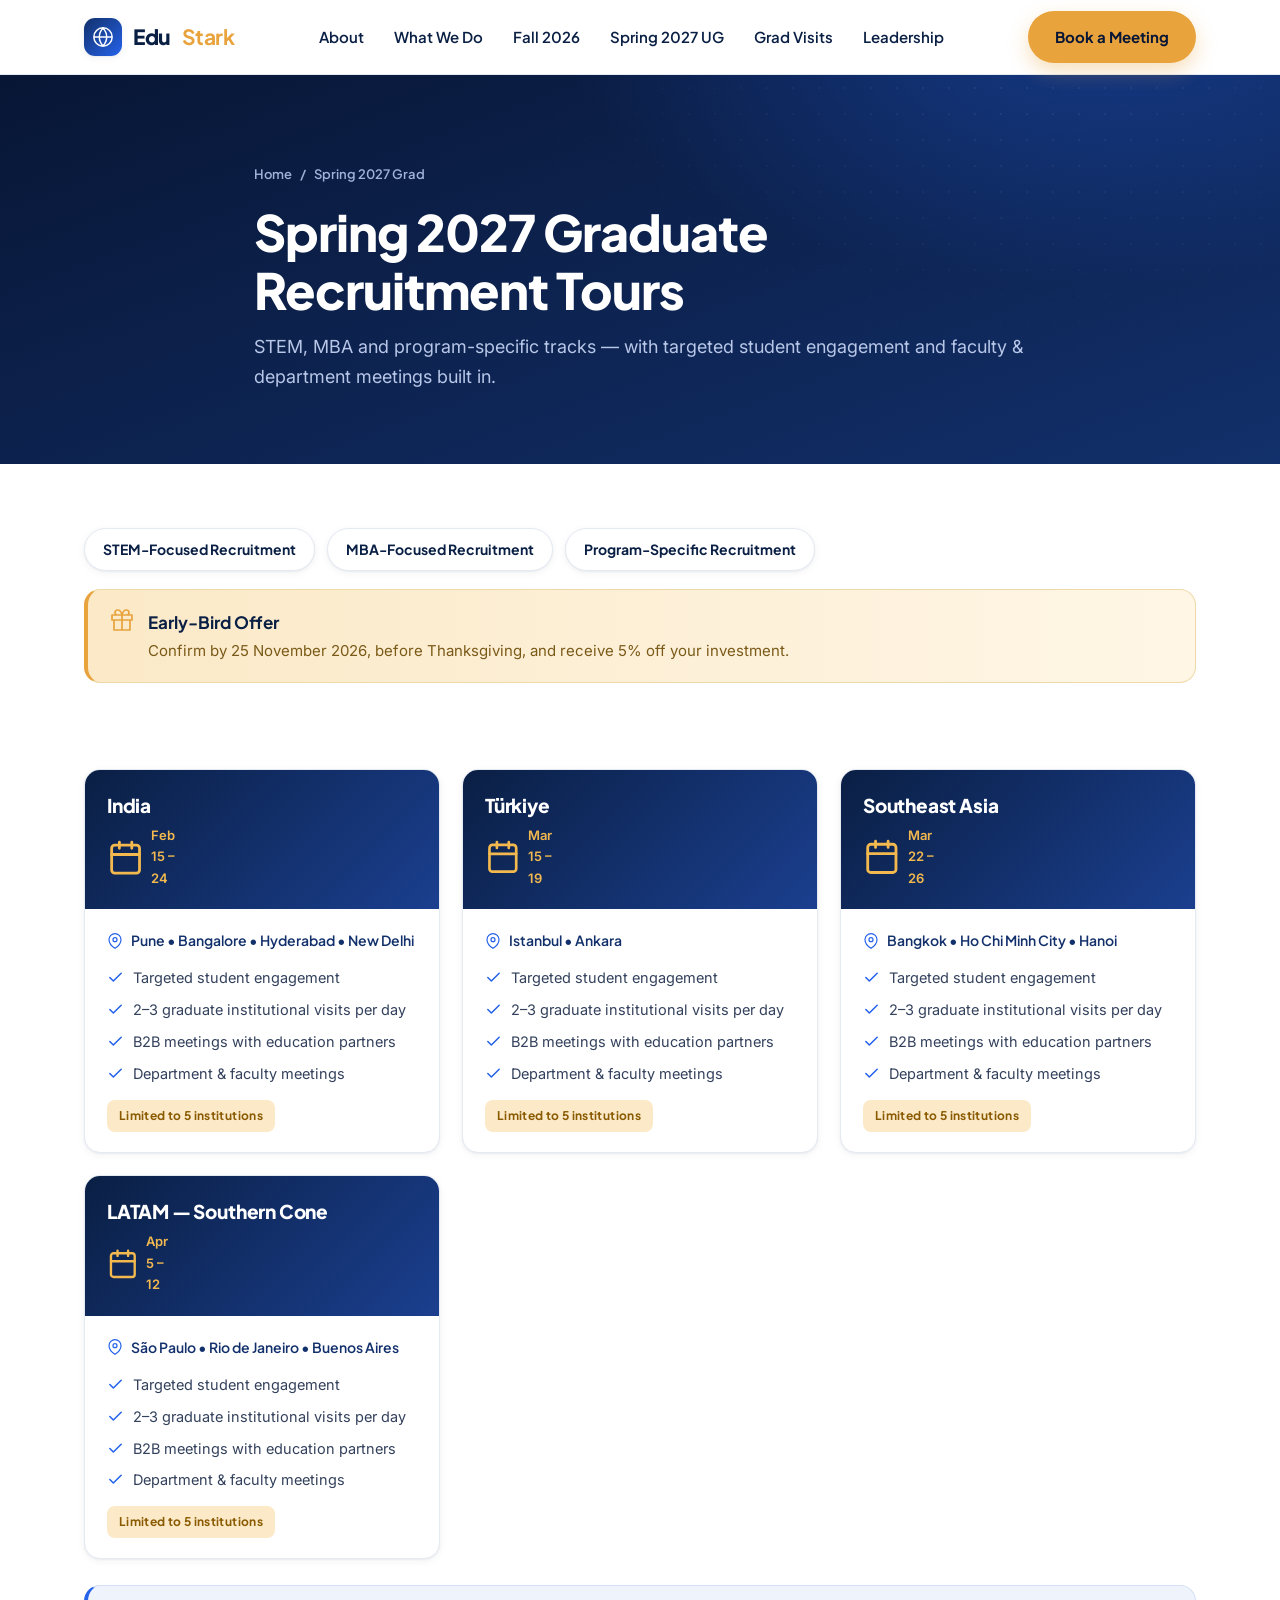
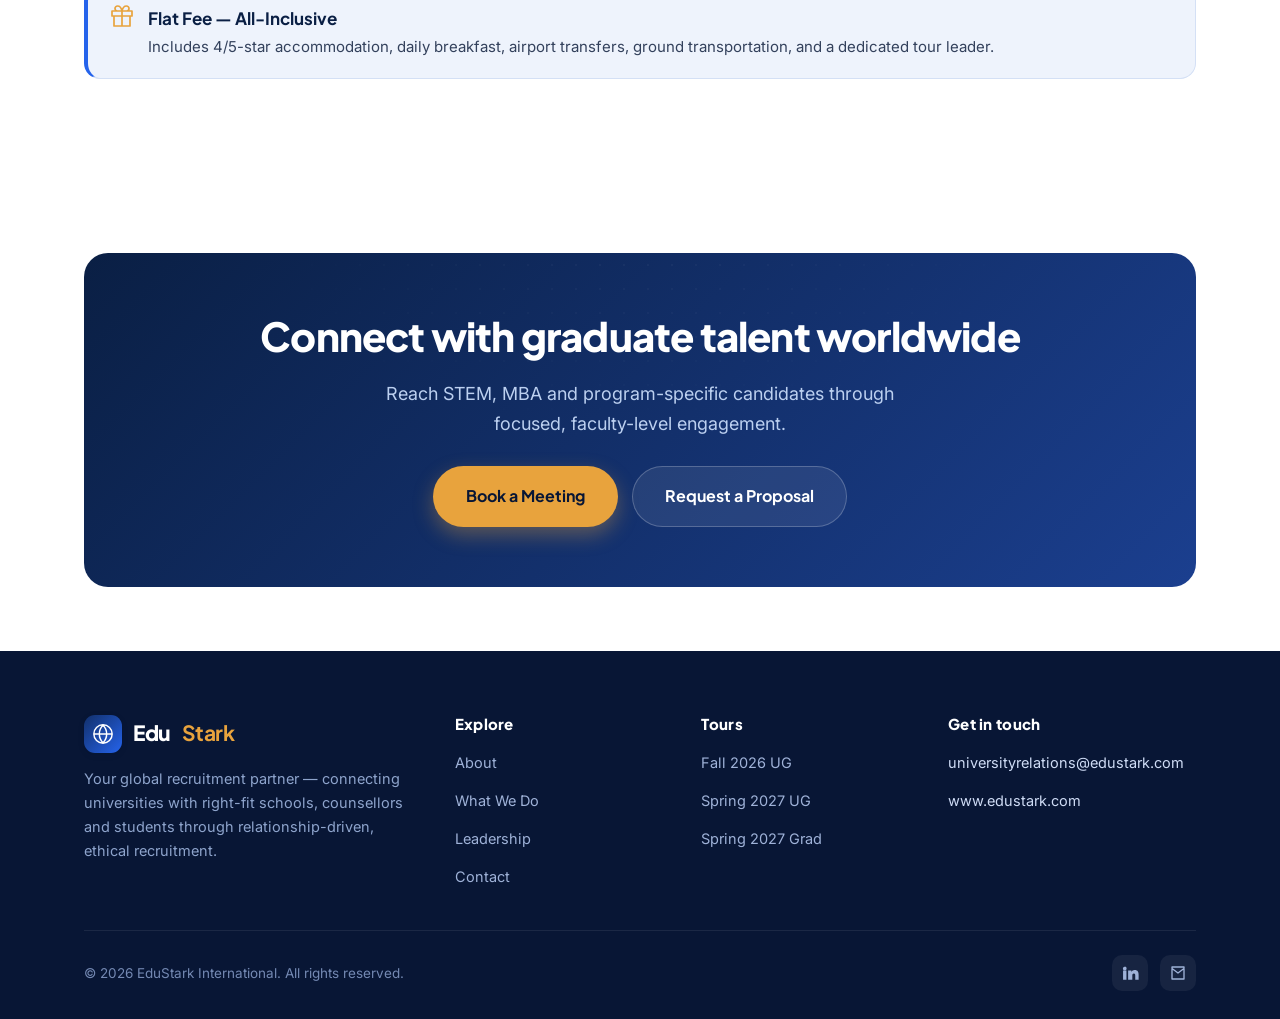
<file: tours-spring-2027-grad.html>
<!DOCTYPE html>
<html lang="en">
<head>
<meta charset="UTF-8" />
<meta name="viewport" content="width=device-width, initial-scale=1.0" />
<title>Spring 2027 Graduate Recruitment Tours | EduStark International</title>
<meta name="description" content="EduStark Spring 2027 graduate recruitment tours — STEM, MBA and program-specific tracks with faculty and department meetings. Limited to 5 institutions per track." />
<link rel="preconnect" href="https://fonts.googleapis.com" />
<link rel="preconnect" href="https://fonts.gstatic.com" crossorigin />
<link href="https://fonts.googleapis.com/css2?family=Plus+Jakarta+Sans:wght@500;600;700;800&family=Inter:wght@400;500;600&display=swap" rel="stylesheet" />
<link rel="stylesheet" href="styles.css" />
<link rel="icon" href="assets/favicon.svg" type="image/svg+xml" />
</head>
<body>
<header class="site-header" id="header">
  <div class="container nav">
    <a href="index.html" class="brand" aria-label="EduStark International home">
      <span class="mark" aria-hidden="true"><svg viewBox="0 0 24 24" fill="none"><path d="M12 2a10 10 0 100 20 10 10 0 000-20zM2.5 12h19M12 2.5c2.6 2.5 4 6 4 9.5s-1.4 7-4 9.5C9.4 19 8 15.5 8 12s1.4-7 4-9.5z" stroke="currentColor" stroke-width="1.6" stroke-linecap="round" stroke-linejoin="round"/></svg></span>
      Edu<b>Stark</b>
    </a>
    <nav>
      <ul class="nav-links" id="navLinks">
        <li><a href="index.html#about">About</a></li>
        <li><a href="index.html#services">What We Do</a></li>
        <li><a href="tours-fall-2026.html">Fall 2026</a></li>
        <li><a href="tours-spring-2027-ug.html">Spring 2027 UG</a></li>
        <li><a href="tours-spring-2027-grad.html">Grad Visits</a></li>
        <li><a href="index.html#founder">Leadership</a></li>
        <li class="nav-cta-mobile"><a href="index.html#contact" class="btn btn--primary">Book a Meeting</a></li>
      </ul>
    </nav>
    <div class="nav-cta">
      <a href="index.html#contact" class="btn btn--primary">Book a Meeting</a>
      <button class="nav-toggle" id="navToggle" aria-label="Toggle menu" aria-expanded="false"><span></span><span></span><span></span></button>
    </div>
  </div>
</header>

<section class="page-banner">
  <div class="container page-banner-inner">
    <div class="crumb"><a href="index.html">Home</a> / <span>Spring 2027 Grad</span></div>
    <h1>Spring 2027 Graduate Recruitment Tours</h1>
    <p>STEM, MBA and program-specific tracks — with targeted student engagement and faculty & department meetings built in.</p>
  </div>
</section>

<section class="section section--tight">
  <div class="container">
    <div class="tracks" style="margin-bottom:18px"><span class="track-pill">STEM-Focused Recruitment</span><span class="track-pill">MBA-Focused Recruitment</span><span class="track-pill">Program-Specific Recruitment</span></div>
    <div class="notice"><svg viewBox="0 0 24 24" fill="none"><path d="M20 12v10H4V12M2 7h20v5H2zM12 22V7M12 7H7.5a2.5 2.5 0 010-5C11 2 12 7 12 7zM12 7h4.5a2.5 2.5 0 000-5C13 2 12 7 12 7z" stroke="currentColor" stroke-width="1.7" stroke-linecap="round" stroke-linejoin="round"/></svg><div><b>Early-Bird Offer</b><p>Confirm by 25 November 2026, before Thanksgiving, and receive 5% off your investment.</p></div></div>
  </div>
</section>
<section class="section" style="padding-top:8px">
  <div class="container">
    <div class="dest-grid">
      <article class="dest">
        <div class="dest-head"><p class="region">India</p><span class="dates"><svg viewBox="0 0 24 24" fill="none"><rect x="3" y="4" width="18" height="18" rx="2" stroke="currentColor" stroke-width="1.8"/><path d="M16 2v4M8 2v4M3 10h18" stroke="currentColor" stroke-width="1.8" stroke-linecap="round"/></svg>Feb 15 – 24</span></div>
        <div class="dest-body"><div class="dest-cities"><svg viewBox="0 0 24 24" fill="none"><path d="M21 10c0 7-9 13-9 13s-9-6-9-13a9 9 0 0118 0z" stroke="currentColor" stroke-width="1.8"/><circle cx="12" cy="10" r="3" stroke="currentColor" stroke-width="1.8"/></svg>Pune • Bangalore • Hyderabad • New Delhi</div><ul><li><svg viewBox="0 0 24 24" fill="none"><path d="M20 6L9 17l-5-5" stroke="currentColor" stroke-width="2.2" stroke-linecap="round" stroke-linejoin="round"/></svg><span>Targeted student engagement</span></li><li><svg viewBox="0 0 24 24" fill="none"><path d="M20 6L9 17l-5-5" stroke="currentColor" stroke-width="2.2" stroke-linecap="round" stroke-linejoin="round"/></svg><span>2–3 graduate institutional visits per day</span></li><li><svg viewBox="0 0 24 24" fill="none"><path d="M20 6L9 17l-5-5" stroke="currentColor" stroke-width="2.2" stroke-linecap="round" stroke-linejoin="round"/></svg><span>B2B meetings with education partners</span></li><li><svg viewBox="0 0 24 24" fill="none"><path d="M20 6L9 17l-5-5" stroke="currentColor" stroke-width="2.2" stroke-linecap="round" stroke-linejoin="round"/></svg><span>Department &amp; faculty meetings</span></li></ul><span class="badge-limit">Limited to 5 institutions</span></div>
      </article>
      <article class="dest">
        <div class="dest-head"><p class="region">Türkiye</p><span class="dates"><svg viewBox="0 0 24 24" fill="none"><rect x="3" y="4" width="18" height="18" rx="2" stroke="currentColor" stroke-width="1.8"/><path d="M16 2v4M8 2v4M3 10h18" stroke="currentColor" stroke-width="1.8" stroke-linecap="round"/></svg>Mar 15 – 19</span></div>
        <div class="dest-body"><div class="dest-cities"><svg viewBox="0 0 24 24" fill="none"><path d="M21 10c0 7-9 13-9 13s-9-6-9-13a9 9 0 0118 0z" stroke="currentColor" stroke-width="1.8"/><circle cx="12" cy="10" r="3" stroke="currentColor" stroke-width="1.8"/></svg>Istanbul • Ankara</div><ul><li><svg viewBox="0 0 24 24" fill="none"><path d="M20 6L9 17l-5-5" stroke="currentColor" stroke-width="2.2" stroke-linecap="round" stroke-linejoin="round"/></svg><span>Targeted student engagement</span></li><li><svg viewBox="0 0 24 24" fill="none"><path d="M20 6L9 17l-5-5" stroke="currentColor" stroke-width="2.2" stroke-linecap="round" stroke-linejoin="round"/></svg><span>2–3 graduate institutional visits per day</span></li><li><svg viewBox="0 0 24 24" fill="none"><path d="M20 6L9 17l-5-5" stroke="currentColor" stroke-width="2.2" stroke-linecap="round" stroke-linejoin="round"/></svg><span>B2B meetings with education partners</span></li><li><svg viewBox="0 0 24 24" fill="none"><path d="M20 6L9 17l-5-5" stroke="currentColor" stroke-width="2.2" stroke-linecap="round" stroke-linejoin="round"/></svg><span>Department &amp; faculty meetings</span></li></ul><span class="badge-limit">Limited to 5 institutions</span></div>
      </article>
      <article class="dest">
        <div class="dest-head"><p class="region">Southeast Asia</p><span class="dates"><svg viewBox="0 0 24 24" fill="none"><rect x="3" y="4" width="18" height="18" rx="2" stroke="currentColor" stroke-width="1.8"/><path d="M16 2v4M8 2v4M3 10h18" stroke="currentColor" stroke-width="1.8" stroke-linecap="round"/></svg>Mar 22 – 26</span></div>
        <div class="dest-body"><div class="dest-cities"><svg viewBox="0 0 24 24" fill="none"><path d="M21 10c0 7-9 13-9 13s-9-6-9-13a9 9 0 0118 0z" stroke="currentColor" stroke-width="1.8"/><circle cx="12" cy="10" r="3" stroke="currentColor" stroke-width="1.8"/></svg>Bangkok • Ho Chi Minh City • Hanoi</div><ul><li><svg viewBox="0 0 24 24" fill="none"><path d="M20 6L9 17l-5-5" stroke="currentColor" stroke-width="2.2" stroke-linecap="round" stroke-linejoin="round"/></svg><span>Targeted student engagement</span></li><li><svg viewBox="0 0 24 24" fill="none"><path d="M20 6L9 17l-5-5" stroke="currentColor" stroke-width="2.2" stroke-linecap="round" stroke-linejoin="round"/></svg><span>2–3 graduate institutional visits per day</span></li><li><svg viewBox="0 0 24 24" fill="none"><path d="M20 6L9 17l-5-5" stroke="currentColor" stroke-width="2.2" stroke-linecap="round" stroke-linejoin="round"/></svg><span>B2B meetings with education partners</span></li><li><svg viewBox="0 0 24 24" fill="none"><path d="M20 6L9 17l-5-5" stroke="currentColor" stroke-width="2.2" stroke-linecap="round" stroke-linejoin="round"/></svg><span>Department &amp; faculty meetings</span></li></ul><span class="badge-limit">Limited to 5 institutions</span></div>
      </article>
      <article class="dest">
        <div class="dest-head"><p class="region">LATAM — Southern Cone</p><span class="dates"><svg viewBox="0 0 24 24" fill="none"><rect x="3" y="4" width="18" height="18" rx="2" stroke="currentColor" stroke-width="1.8"/><path d="M16 2v4M8 2v4M3 10h18" stroke="currentColor" stroke-width="1.8" stroke-linecap="round"/></svg>Apr 5 – 12</span></div>
        <div class="dest-body"><div class="dest-cities"><svg viewBox="0 0 24 24" fill="none"><path d="M21 10c0 7-9 13-9 13s-9-6-9-13a9 9 0 0118 0z" stroke="currentColor" stroke-width="1.8"/><circle cx="12" cy="10" r="3" stroke="currentColor" stroke-width="1.8"/></svg>São Paulo • Rio de Janeiro • Buenos Aires</div><ul><li><svg viewBox="0 0 24 24" fill="none"><path d="M20 6L9 17l-5-5" stroke="currentColor" stroke-width="2.2" stroke-linecap="round" stroke-linejoin="round"/></svg><span>Targeted student engagement</span></li><li><svg viewBox="0 0 24 24" fill="none"><path d="M20 6L9 17l-5-5" stroke="currentColor" stroke-width="2.2" stroke-linecap="round" stroke-linejoin="round"/></svg><span>2–3 graduate institutional visits per day</span></li><li><svg viewBox="0 0 24 24" fill="none"><path d="M20 6L9 17l-5-5" stroke="currentColor" stroke-width="2.2" stroke-linecap="round" stroke-linejoin="round"/></svg><span>B2B meetings with education partners</span></li><li><svg viewBox="0 0 24 24" fill="none"><path d="M20 6L9 17l-5-5" stroke="currentColor" stroke-width="2.2" stroke-linecap="round" stroke-linejoin="round"/></svg><span>Department &amp; faculty meetings</span></li></ul><span class="badge-limit">Limited to 5 institutions</span></div>
      </article>
    </div>
    <div class="notice" style="background:#eef3fc;border-color:#d4e0f5;border-left-color:var(--blue-500);margin-top:26px"><svg viewBox="0 0 24 24" fill="none"><path d="M20 12v10H4V12M2 7h20v5H2zM12 22V7M12 7H7.5a2.5 2.5 0 010-5C11 2 12 7 12 7zM12 7h4.5a2.5 2.5 0 000-5C13 2 12 7 12 7z" stroke="currentColor" stroke-width="1.7" stroke-linecap="round" stroke-linejoin="round"/></svg><div><b>Flat Fee — All-Inclusive</b><p style="color:#33415c">Includes 4/5-star accommodation, daily breakfast, airport transfers, ground transportation, and a dedicated tour leader.</p></div></div>
  </div>
</section>

<section class="section section--tight">
  <div class="container">
    <div class="cta reveal">
      <h2>Connect with graduate talent worldwide</h2>
      <p>Reach STEM, MBA and program-specific candidates through focused, faculty-level engagement.</p>
      <div class="hero-actions">
        <a href="mailto:universityrelations@edustark.com?subject=Tour%20Enquiry" class="btn btn--primary btn--lg">Book a Meeting</a>
        <a href="mailto:universityrelations@edustark.com?subject=Proposal%20Request" class="btn btn--on-navy btn--lg">Request a Proposal</a>
      </div>
    </div>
  </div>
</section>

<footer class="site-footer">
  <div class="container">
    <div class="footer-grid">
      <div class="footer-brand">
        <a href="index.html" class="brand" style="color:#fff"><span class="mark" aria-hidden="true"><svg viewBox="0 0 24 24" fill="none"><path d="M12 2a10 10 0 100 20 10 10 0 000-20zM2.5 12h19M12 2.5c2.6 2.5 4 6 4 9.5s-1.4 7-4 9.5C9.4 19 8 15.5 8 12s1.4-7 4-9.5z" stroke="currentColor" stroke-width="1.6" stroke-linecap="round" stroke-linejoin="round"/></svg></span>Edu<b style="color:var(--gold-500)">Stark</b></a>
        <p>Your global recruitment partner — connecting universities with right-fit schools, counsellors and students through relationship-driven, ethical recruitment.</p>
      </div>
      <div class="footer-col"><h4>Explore</h4><ul><li><a href="index.html#about">About</a></li><li><a href="index.html#services">What We Do</a></li><li><a href="index.html#founder">Leadership</a></li><li><a href="index.html#contact">Contact</a></li></ul></div>
      <div class="footer-col"><h4>Tours</h4><ul><li><a href="tours-fall-2026.html">Fall 2026 UG</a></li><li><a href="tours-spring-2027-ug.html">Spring 2027 UG</a></li><li><a href="tours-spring-2027-grad.html">Spring 2027 Grad</a></li></ul></div>
      <div class="footer-col footer-contact"><h4>Get in touch</h4><ul><li><a href="mailto:universityrelations@edustark.com">universityrelations@edustark.com</a></li><li><a href="https://www.edustark.com">www.edustark.com</a></li></ul></div>
    </div>
    <div class="footer-bottom">
      <span>&copy; <span id="year"></span> EduStark International. All rights reserved.</span>
      <div class="socials">
        <a href="#" aria-label="LinkedIn"><svg viewBox="0 0 24 24" fill="currentColor"><path d="M4.98 3.5A2.5 2.5 0 112.5 6 2.49 2.49 0 014.98 3.5zM2.75 8.75h4.5V21h-4.5zM9.5 8.75h4.3v1.68h.06a4.72 4.72 0 014.25-2.33c4.55 0 5.39 3 5.39 6.86V21h-4.5v-5.43c0-1.3 0-2.97-1.81-2.97s-2.09 1.41-2.09 2.87V21H9.5z"/></svg></a>
        <a href="mailto:universityrelations@edustark.com" aria-label="Email"><svg viewBox="0 0 24 24" fill="none"><path d="M4 4h16v16H4zM4 6l8 6 8-6" stroke="currentColor" stroke-width="1.8" stroke-linecap="round" stroke-linejoin="round"/></svg></a>
      </div>
    </div>
  </div>
</footer>
<script src="main.js"></script>
</body>
</html>
</file>
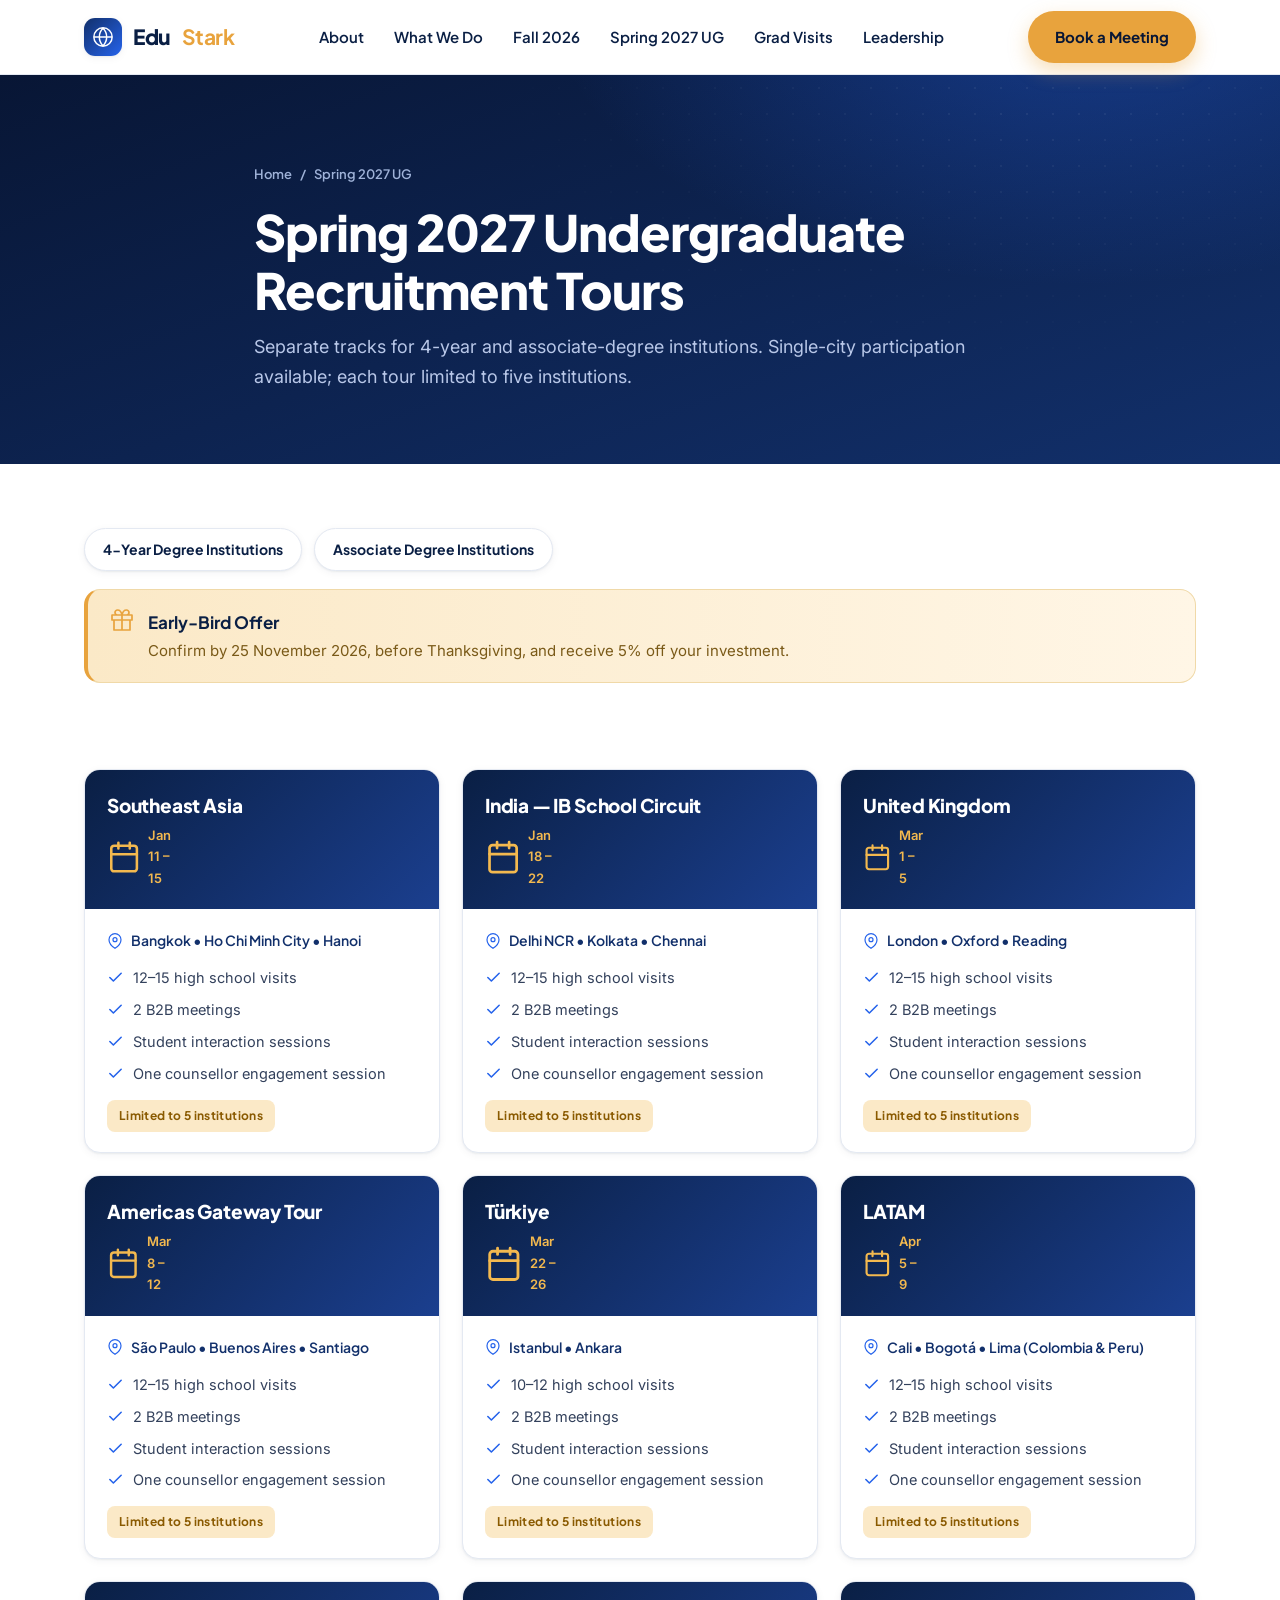
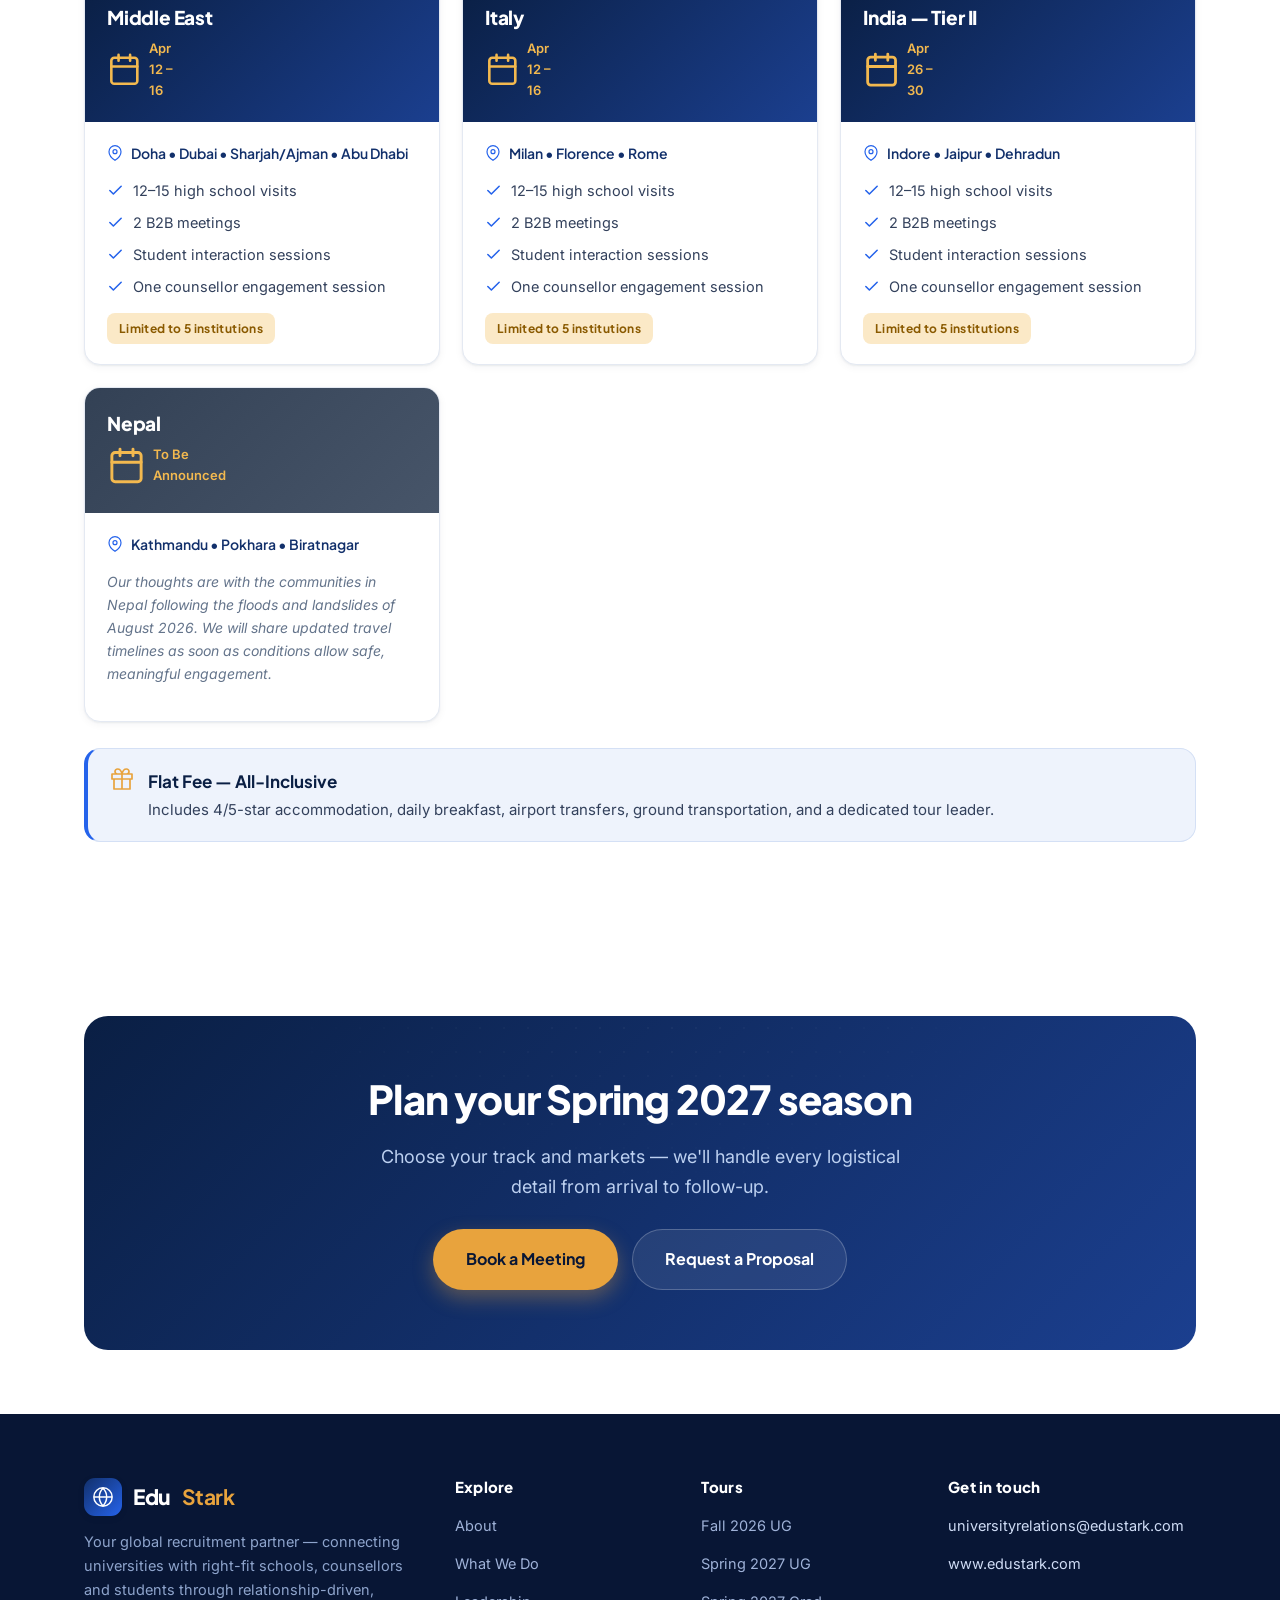
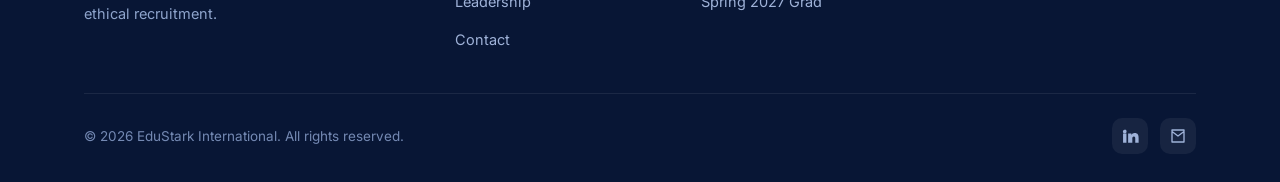
<file: tours-spring-2027-ug.html>
<!DOCTYPE html>
<html lang="en">
<head>
<meta charset="UTF-8" />
<meta name="viewport" content="width=device-width, initial-scale=1.0" />
<title>Spring 2027 Undergraduate Recruitment Tours | EduStark International</title>
<meta name="description" content="EduStark Spring 2027 undergraduate recruitment tours — 4-year and associate-degree tracks across nine markets. Flat-fee, all-inclusive. Limited to 5 institutions." />
<link rel="preconnect" href="https://fonts.googleapis.com" />
<link rel="preconnect" href="https://fonts.gstatic.com" crossorigin />
<link href="https://fonts.googleapis.com/css2?family=Plus+Jakarta+Sans:wght@500;600;700;800&family=Inter:wght@400;500;600&display=swap" rel="stylesheet" />
<link rel="stylesheet" href="styles.css" />
<link rel="icon" href="assets/favicon.svg" type="image/svg+xml" />
</head>
<body>
<header class="site-header" id="header">
  <div class="container nav">
    <a href="index.html" class="brand" aria-label="EduStark International home">
      <span class="mark" aria-hidden="true"><svg viewBox="0 0 24 24" fill="none"><path d="M12 2a10 10 0 100 20 10 10 0 000-20zM2.5 12h19M12 2.5c2.6 2.5 4 6 4 9.5s-1.4 7-4 9.5C9.4 19 8 15.5 8 12s1.4-7 4-9.5z" stroke="currentColor" stroke-width="1.6" stroke-linecap="round" stroke-linejoin="round"/></svg></span>
      Edu<b>Stark</b>
    </a>
    <nav>
      <ul class="nav-links" id="navLinks">
        <li><a href="index.html#about">About</a></li>
        <li><a href="index.html#services">What We Do</a></li>
        <li><a href="tours-fall-2026.html">Fall 2026</a></li>
        <li><a href="tours-spring-2027-ug.html">Spring 2027 UG</a></li>
        <li><a href="tours-spring-2027-grad.html">Grad Visits</a></li>
        <li><a href="index.html#founder">Leadership</a></li>
        <li class="nav-cta-mobile"><a href="index.html#contact" class="btn btn--primary">Book a Meeting</a></li>
      </ul>
    </nav>
    <div class="nav-cta">
      <a href="index.html#contact" class="btn btn--primary">Book a Meeting</a>
      <button class="nav-toggle" id="navToggle" aria-label="Toggle menu" aria-expanded="false"><span></span><span></span><span></span></button>
    </div>
  </div>
</header>

<section class="page-banner">
  <div class="container page-banner-inner">
    <div class="crumb"><a href="index.html">Home</a> / <span>Spring 2027 UG</span></div>
    <h1>Spring 2027 Undergraduate Recruitment Tours</h1>
    <p>Separate tracks for 4-year and associate-degree institutions. Single-city participation available; each tour limited to five institutions.</p>
  </div>
</section>

<section class="section section--tight">
  <div class="container">
    <div class="tracks" style="margin-bottom:18px"><span class="track-pill">4-Year Degree Institutions</span><span class="track-pill">Associate Degree Institutions</span></div>
    <div class="notice"><svg viewBox="0 0 24 24" fill="none"><path d="M20 12v10H4V12M2 7h20v5H2zM12 22V7M12 7H7.5a2.5 2.5 0 010-5C11 2 12 7 12 7zM12 7h4.5a2.5 2.5 0 000-5C13 2 12 7 12 7z" stroke="currentColor" stroke-width="1.7" stroke-linecap="round" stroke-linejoin="round"/></svg><div><b>Early-Bird Offer</b><p>Confirm by 25 November 2026, before Thanksgiving, and receive 5% off your investment.</p></div></div>
  </div>
</section>
<section class="section" style="padding-top:8px">
  <div class="container">
    <div class="dest-grid">
      <article class="dest">
        <div class="dest-head"><p class="region">Southeast Asia</p><span class="dates"><svg viewBox="0 0 24 24" fill="none"><rect x="3" y="4" width="18" height="18" rx="2" stroke="currentColor" stroke-width="1.8"/><path d="M16 2v4M8 2v4M3 10h18" stroke="currentColor" stroke-width="1.8" stroke-linecap="round"/></svg>Jan 11 – 15</span></div>
        <div class="dest-body"><div class="dest-cities"><svg viewBox="0 0 24 24" fill="none"><path d="M21 10c0 7-9 13-9 13s-9-6-9-13a9 9 0 0118 0z" stroke="currentColor" stroke-width="1.8"/><circle cx="12" cy="10" r="3" stroke="currentColor" stroke-width="1.8"/></svg>Bangkok • Ho Chi Minh City • Hanoi</div><ul><li><svg viewBox="0 0 24 24" fill="none"><path d="M20 6L9 17l-5-5" stroke="currentColor" stroke-width="2.2" stroke-linecap="round" stroke-linejoin="round"/></svg><span>12–15 high school visits</span></li><li><svg viewBox="0 0 24 24" fill="none"><path d="M20 6L9 17l-5-5" stroke="currentColor" stroke-width="2.2" stroke-linecap="round" stroke-linejoin="round"/></svg><span>2 B2B meetings</span></li><li><svg viewBox="0 0 24 24" fill="none"><path d="M20 6L9 17l-5-5" stroke="currentColor" stroke-width="2.2" stroke-linecap="round" stroke-linejoin="round"/></svg><span>Student interaction sessions</span></li><li><svg viewBox="0 0 24 24" fill="none"><path d="M20 6L9 17l-5-5" stroke="currentColor" stroke-width="2.2" stroke-linecap="round" stroke-linejoin="round"/></svg><span>One counsellor engagement session</span></li></ul><span class="badge-limit">Limited to 5 institutions</span></div>
      </article>
      <article class="dest">
        <div class="dest-head"><p class="region">India — IB School Circuit</p><span class="dates"><svg viewBox="0 0 24 24" fill="none"><rect x="3" y="4" width="18" height="18" rx="2" stroke="currentColor" stroke-width="1.8"/><path d="M16 2v4M8 2v4M3 10h18" stroke="currentColor" stroke-width="1.8" stroke-linecap="round"/></svg>Jan 18 – 22</span></div>
        <div class="dest-body"><div class="dest-cities"><svg viewBox="0 0 24 24" fill="none"><path d="M21 10c0 7-9 13-9 13s-9-6-9-13a9 9 0 0118 0z" stroke="currentColor" stroke-width="1.8"/><circle cx="12" cy="10" r="3" stroke="currentColor" stroke-width="1.8"/></svg>Delhi NCR • Kolkata • Chennai</div><ul><li><svg viewBox="0 0 24 24" fill="none"><path d="M20 6L9 17l-5-5" stroke="currentColor" stroke-width="2.2" stroke-linecap="round" stroke-linejoin="round"/></svg><span>12–15 high school visits</span></li><li><svg viewBox="0 0 24 24" fill="none"><path d="M20 6L9 17l-5-5" stroke="currentColor" stroke-width="2.2" stroke-linecap="round" stroke-linejoin="round"/></svg><span>2 B2B meetings</span></li><li><svg viewBox="0 0 24 24" fill="none"><path d="M20 6L9 17l-5-5" stroke="currentColor" stroke-width="2.2" stroke-linecap="round" stroke-linejoin="round"/></svg><span>Student interaction sessions</span></li><li><svg viewBox="0 0 24 24" fill="none"><path d="M20 6L9 17l-5-5" stroke="currentColor" stroke-width="2.2" stroke-linecap="round" stroke-linejoin="round"/></svg><span>One counsellor engagement session</span></li></ul><span class="badge-limit">Limited to 5 institutions</span></div>
      </article>
      <article class="dest">
        <div class="dest-head"><p class="region">United Kingdom</p><span class="dates"><svg viewBox="0 0 24 24" fill="none"><rect x="3" y="4" width="18" height="18" rx="2" stroke="currentColor" stroke-width="1.8"/><path d="M16 2v4M8 2v4M3 10h18" stroke="currentColor" stroke-width="1.8" stroke-linecap="round"/></svg>Mar 1 – 5</span></div>
        <div class="dest-body"><div class="dest-cities"><svg viewBox="0 0 24 24" fill="none"><path d="M21 10c0 7-9 13-9 13s-9-6-9-13a9 9 0 0118 0z" stroke="currentColor" stroke-width="1.8"/><circle cx="12" cy="10" r="3" stroke="currentColor" stroke-width="1.8"/></svg>London • Oxford • Reading</div><ul><li><svg viewBox="0 0 24 24" fill="none"><path d="M20 6L9 17l-5-5" stroke="currentColor" stroke-width="2.2" stroke-linecap="round" stroke-linejoin="round"/></svg><span>12–15 high school visits</span></li><li><svg viewBox="0 0 24 24" fill="none"><path d="M20 6L9 17l-5-5" stroke="currentColor" stroke-width="2.2" stroke-linecap="round" stroke-linejoin="round"/></svg><span>2 B2B meetings</span></li><li><svg viewBox="0 0 24 24" fill="none"><path d="M20 6L9 17l-5-5" stroke="currentColor" stroke-width="2.2" stroke-linecap="round" stroke-linejoin="round"/></svg><span>Student interaction sessions</span></li><li><svg viewBox="0 0 24 24" fill="none"><path d="M20 6L9 17l-5-5" stroke="currentColor" stroke-width="2.2" stroke-linecap="round" stroke-linejoin="round"/></svg><span>One counsellor engagement session</span></li></ul><span class="badge-limit">Limited to 5 institutions</span></div>
      </article>
      <article class="dest">
        <div class="dest-head"><p class="region">Americas Gateway Tour</p><span class="dates"><svg viewBox="0 0 24 24" fill="none"><rect x="3" y="4" width="18" height="18" rx="2" stroke="currentColor" stroke-width="1.8"/><path d="M16 2v4M8 2v4M3 10h18" stroke="currentColor" stroke-width="1.8" stroke-linecap="round"/></svg>Mar 8 – 12</span></div>
        <div class="dest-body"><div class="dest-cities"><svg viewBox="0 0 24 24" fill="none"><path d="M21 10c0 7-9 13-9 13s-9-6-9-13a9 9 0 0118 0z" stroke="currentColor" stroke-width="1.8"/><circle cx="12" cy="10" r="3" stroke="currentColor" stroke-width="1.8"/></svg>São Paulo • Buenos Aires • Santiago</div><ul><li><svg viewBox="0 0 24 24" fill="none"><path d="M20 6L9 17l-5-5" stroke="currentColor" stroke-width="2.2" stroke-linecap="round" stroke-linejoin="round"/></svg><span>12–15 high school visits</span></li><li><svg viewBox="0 0 24 24" fill="none"><path d="M20 6L9 17l-5-5" stroke="currentColor" stroke-width="2.2" stroke-linecap="round" stroke-linejoin="round"/></svg><span>2 B2B meetings</span></li><li><svg viewBox="0 0 24 24" fill="none"><path d="M20 6L9 17l-5-5" stroke="currentColor" stroke-width="2.2" stroke-linecap="round" stroke-linejoin="round"/></svg><span>Student interaction sessions</span></li><li><svg viewBox="0 0 24 24" fill="none"><path d="M20 6L9 17l-5-5" stroke="currentColor" stroke-width="2.2" stroke-linecap="round" stroke-linejoin="round"/></svg><span>One counsellor engagement session</span></li></ul><span class="badge-limit">Limited to 5 institutions</span></div>
      </article>
      <article class="dest">
        <div class="dest-head"><p class="region">Türkiye</p><span class="dates"><svg viewBox="0 0 24 24" fill="none"><rect x="3" y="4" width="18" height="18" rx="2" stroke="currentColor" stroke-width="1.8"/><path d="M16 2v4M8 2v4M3 10h18" stroke="currentColor" stroke-width="1.8" stroke-linecap="round"/></svg>Mar 22 – 26</span></div>
        <div class="dest-body"><div class="dest-cities"><svg viewBox="0 0 24 24" fill="none"><path d="M21 10c0 7-9 13-9 13s-9-6-9-13a9 9 0 0118 0z" stroke="currentColor" stroke-width="1.8"/><circle cx="12" cy="10" r="3" stroke="currentColor" stroke-width="1.8"/></svg>Istanbul • Ankara</div><ul><li><svg viewBox="0 0 24 24" fill="none"><path d="M20 6L9 17l-5-5" stroke="currentColor" stroke-width="2.2" stroke-linecap="round" stroke-linejoin="round"/></svg><span>10–12 high school visits</span></li><li><svg viewBox="0 0 24 24" fill="none"><path d="M20 6L9 17l-5-5" stroke="currentColor" stroke-width="2.2" stroke-linecap="round" stroke-linejoin="round"/></svg><span>2 B2B meetings</span></li><li><svg viewBox="0 0 24 24" fill="none"><path d="M20 6L9 17l-5-5" stroke="currentColor" stroke-width="2.2" stroke-linecap="round" stroke-linejoin="round"/></svg><span>Student interaction sessions</span></li><li><svg viewBox="0 0 24 24" fill="none"><path d="M20 6L9 17l-5-5" stroke="currentColor" stroke-width="2.2" stroke-linecap="round" stroke-linejoin="round"/></svg><span>One counsellor engagement session</span></li></ul><span class="badge-limit">Limited to 5 institutions</span></div>
      </article>
      <article class="dest">
        <div class="dest-head"><p class="region">LATAM</p><span class="dates"><svg viewBox="0 0 24 24" fill="none"><rect x="3" y="4" width="18" height="18" rx="2" stroke="currentColor" stroke-width="1.8"/><path d="M16 2v4M8 2v4M3 10h18" stroke="currentColor" stroke-width="1.8" stroke-linecap="round"/></svg>Apr 5 – 9</span></div>
        <div class="dest-body"><div class="dest-cities"><svg viewBox="0 0 24 24" fill="none"><path d="M21 10c0 7-9 13-9 13s-9-6-9-13a9 9 0 0118 0z" stroke="currentColor" stroke-width="1.8"/><circle cx="12" cy="10" r="3" stroke="currentColor" stroke-width="1.8"/></svg>Cali • Bogotá • Lima (Colombia &amp; Peru)</div><ul><li><svg viewBox="0 0 24 24" fill="none"><path d="M20 6L9 17l-5-5" stroke="currentColor" stroke-width="2.2" stroke-linecap="round" stroke-linejoin="round"/></svg><span>12–15 high school visits</span></li><li><svg viewBox="0 0 24 24" fill="none"><path d="M20 6L9 17l-5-5" stroke="currentColor" stroke-width="2.2" stroke-linecap="round" stroke-linejoin="round"/></svg><span>2 B2B meetings</span></li><li><svg viewBox="0 0 24 24" fill="none"><path d="M20 6L9 17l-5-5" stroke="currentColor" stroke-width="2.2" stroke-linecap="round" stroke-linejoin="round"/></svg><span>Student interaction sessions</span></li><li><svg viewBox="0 0 24 24" fill="none"><path d="M20 6L9 17l-5-5" stroke="currentColor" stroke-width="2.2" stroke-linecap="round" stroke-linejoin="round"/></svg><span>One counsellor engagement session</span></li></ul><span class="badge-limit">Limited to 5 institutions</span></div>
      </article>
      <article class="dest">
        <div class="dest-head"><p class="region">Middle East</p><span class="dates"><svg viewBox="0 0 24 24" fill="none"><rect x="3" y="4" width="18" height="18" rx="2" stroke="currentColor" stroke-width="1.8"/><path d="M16 2v4M8 2v4M3 10h18" stroke="currentColor" stroke-width="1.8" stroke-linecap="round"/></svg>Apr 12 – 16</span></div>
        <div class="dest-body"><div class="dest-cities"><svg viewBox="0 0 24 24" fill="none"><path d="M21 10c0 7-9 13-9 13s-9-6-9-13a9 9 0 0118 0z" stroke="currentColor" stroke-width="1.8"/><circle cx="12" cy="10" r="3" stroke="currentColor" stroke-width="1.8"/></svg>Doha • Dubai • Sharjah/Ajman • Abu Dhabi</div><ul><li><svg viewBox="0 0 24 24" fill="none"><path d="M20 6L9 17l-5-5" stroke="currentColor" stroke-width="2.2" stroke-linecap="round" stroke-linejoin="round"/></svg><span>12–15 high school visits</span></li><li><svg viewBox="0 0 24 24" fill="none"><path d="M20 6L9 17l-5-5" stroke="currentColor" stroke-width="2.2" stroke-linecap="round" stroke-linejoin="round"/></svg><span>2 B2B meetings</span></li><li><svg viewBox="0 0 24 24" fill="none"><path d="M20 6L9 17l-5-5" stroke="currentColor" stroke-width="2.2" stroke-linecap="round" stroke-linejoin="round"/></svg><span>Student interaction sessions</span></li><li><svg viewBox="0 0 24 24" fill="none"><path d="M20 6L9 17l-5-5" stroke="currentColor" stroke-width="2.2" stroke-linecap="round" stroke-linejoin="round"/></svg><span>One counsellor engagement session</span></li></ul><span class="badge-limit">Limited to 5 institutions</span></div>
      </article>
      <article class="dest">
        <div class="dest-head"><p class="region">Italy</p><span class="dates"><svg viewBox="0 0 24 24" fill="none"><rect x="3" y="4" width="18" height="18" rx="2" stroke="currentColor" stroke-width="1.8"/><path d="M16 2v4M8 2v4M3 10h18" stroke="currentColor" stroke-width="1.8" stroke-linecap="round"/></svg>Apr 12 – 16</span></div>
        <div class="dest-body"><div class="dest-cities"><svg viewBox="0 0 24 24" fill="none"><path d="M21 10c0 7-9 13-9 13s-9-6-9-13a9 9 0 0118 0z" stroke="currentColor" stroke-width="1.8"/><circle cx="12" cy="10" r="3" stroke="currentColor" stroke-width="1.8"/></svg>Milan • Florence • Rome</div><ul><li><svg viewBox="0 0 24 24" fill="none"><path d="M20 6L9 17l-5-5" stroke="currentColor" stroke-width="2.2" stroke-linecap="round" stroke-linejoin="round"/></svg><span>12–15 high school visits</span></li><li><svg viewBox="0 0 24 24" fill="none"><path d="M20 6L9 17l-5-5" stroke="currentColor" stroke-width="2.2" stroke-linecap="round" stroke-linejoin="round"/></svg><span>2 B2B meetings</span></li><li><svg viewBox="0 0 24 24" fill="none"><path d="M20 6L9 17l-5-5" stroke="currentColor" stroke-width="2.2" stroke-linecap="round" stroke-linejoin="round"/></svg><span>Student interaction sessions</span></li><li><svg viewBox="0 0 24 24" fill="none"><path d="M20 6L9 17l-5-5" stroke="currentColor" stroke-width="2.2" stroke-linecap="round" stroke-linejoin="round"/></svg><span>One counsellor engagement session</span></li></ul><span class="badge-limit">Limited to 5 institutions</span></div>
      </article>
      <article class="dest">
        <div class="dest-head"><p class="region">India — Tier II</p><span class="dates"><svg viewBox="0 0 24 24" fill="none"><rect x="3" y="4" width="18" height="18" rx="2" stroke="currentColor" stroke-width="1.8"/><path d="M16 2v4M8 2v4M3 10h18" stroke="currentColor" stroke-width="1.8" stroke-linecap="round"/></svg>Apr 26 – 30</span></div>
        <div class="dest-body"><div class="dest-cities"><svg viewBox="0 0 24 24" fill="none"><path d="M21 10c0 7-9 13-9 13s-9-6-9-13a9 9 0 0118 0z" stroke="currentColor" stroke-width="1.8"/><circle cx="12" cy="10" r="3" stroke="currentColor" stroke-width="1.8"/></svg>Indore • Jaipur • Dehradun</div><ul><li><svg viewBox="0 0 24 24" fill="none"><path d="M20 6L9 17l-5-5" stroke="currentColor" stroke-width="2.2" stroke-linecap="round" stroke-linejoin="round"/></svg><span>12–15 high school visits</span></li><li><svg viewBox="0 0 24 24" fill="none"><path d="M20 6L9 17l-5-5" stroke="currentColor" stroke-width="2.2" stroke-linecap="round" stroke-linejoin="round"/></svg><span>2 B2B meetings</span></li><li><svg viewBox="0 0 24 24" fill="none"><path d="M20 6L9 17l-5-5" stroke="currentColor" stroke-width="2.2" stroke-linecap="round" stroke-linejoin="round"/></svg><span>Student interaction sessions</span></li><li><svg viewBox="0 0 24 24" fill="none"><path d="M20 6L9 17l-5-5" stroke="currentColor" stroke-width="2.2" stroke-linecap="round" stroke-linejoin="round"/></svg><span>One counsellor engagement session</span></li></ul><span class="badge-limit">Limited to 5 institutions</span></div>
      </article>
      <article class="dest is-soon">
        <div class="dest-head"><p class="region">Nepal</p><span class="dates"><svg viewBox="0 0 24 24" fill="none"><rect x="3" y="4" width="18" height="18" rx="2" stroke="currentColor" stroke-width="1.8"/><path d="M16 2v4M8 2v4M3 10h18" stroke="currentColor" stroke-width="1.8" stroke-linecap="round"/></svg>To Be Announced</span></div>
        <div class="dest-body"><div class="dest-cities"><svg viewBox="0 0 24 24" fill="none"><path d="M21 10c0 7-9 13-9 13s-9-6-9-13a9 9 0 0118 0z" stroke="currentColor" stroke-width="1.8"/><circle cx="12" cy="10" r="3" stroke="currentColor" stroke-width="1.8"/></svg>Kathmandu • Pokhara • Biratnagar</div><p class="soon-note">Our thoughts are with the communities in Nepal following the floods and landslides of August 2026. We will share updated travel timelines as soon as conditions allow safe, meaningful engagement.</p></div>
      </article>
    </div>
    <div class="notice" style="background:#eef3fc;border-color:#d4e0f5;border-left-color:var(--blue-500);margin-top:26px"><svg viewBox="0 0 24 24" fill="none"><path d="M20 12v10H4V12M2 7h20v5H2zM12 22V7M12 7H7.5a2.5 2.5 0 010-5C11 2 12 7 12 7zM12 7h4.5a2.5 2.5 0 000-5C13 2 12 7 12 7z" stroke="currentColor" stroke-width="1.7" stroke-linecap="round" stroke-linejoin="round"/></svg><div><b>Flat Fee — All-Inclusive</b><p style="color:#33415c">Includes 4/5-star accommodation, daily breakfast, airport transfers, ground transportation, and a dedicated tour leader.</p></div></div>
  </div>
</section>

<section class="section section--tight">
  <div class="container">
    <div class="cta reveal">
      <h2>Plan your Spring 2027 season</h2>
      <p>Choose your track and markets — we'll handle every logistical detail from arrival to follow-up.</p>
      <div class="hero-actions">
        <a href="mailto:universityrelations@edustark.com?subject=Tour%20Enquiry" class="btn btn--primary btn--lg">Book a Meeting</a>
        <a href="mailto:universityrelations@edustark.com?subject=Proposal%20Request" class="btn btn--on-navy btn--lg">Request a Proposal</a>
      </div>
    </div>
  </div>
</section>

<footer class="site-footer">
  <div class="container">
    <div class="footer-grid">
      <div class="footer-brand">
        <a href="index.html" class="brand" style="color:#fff"><span class="mark" aria-hidden="true"><svg viewBox="0 0 24 24" fill="none"><path d="M12 2a10 10 0 100 20 10 10 0 000-20zM2.5 12h19M12 2.5c2.6 2.5 4 6 4 9.5s-1.4 7-4 9.5C9.4 19 8 15.5 8 12s1.4-7 4-9.5z" stroke="currentColor" stroke-width="1.6" stroke-linecap="round" stroke-linejoin="round"/></svg></span>Edu<b style="color:var(--gold-500)">Stark</b></a>
        <p>Your global recruitment partner — connecting universities with right-fit schools, counsellors and students through relationship-driven, ethical recruitment.</p>
      </div>
      <div class="footer-col"><h4>Explore</h4><ul><li><a href="index.html#about">About</a></li><li><a href="index.html#services">What We Do</a></li><li><a href="index.html#founder">Leadership</a></li><li><a href="index.html#contact">Contact</a></li></ul></div>
      <div class="footer-col"><h4>Tours</h4><ul><li><a href="tours-fall-2026.html">Fall 2026 UG</a></li><li><a href="tours-spring-2027-ug.html">Spring 2027 UG</a></li><li><a href="tours-spring-2027-grad.html">Spring 2027 Grad</a></li></ul></div>
      <div class="footer-col footer-contact"><h4>Get in touch</h4><ul><li><a href="mailto:universityrelations@edustark.com">universityrelations@edustark.com</a></li><li><a href="https://www.edustark.com">www.edustark.com</a></li></ul></div>
    </div>
    <div class="footer-bottom">
      <span>&copy; <span id="year"></span> EduStark International. All rights reserved.</span>
      <div class="socials">
        <a href="#" aria-label="LinkedIn"><svg viewBox="0 0 24 24" fill="currentColor"><path d="M4.98 3.5A2.5 2.5 0 112.5 6 2.49 2.49 0 014.98 3.5zM2.75 8.75h4.5V21h-4.5zM9.5 8.75h4.3v1.68h.06a4.72 4.72 0 014.25-2.33c4.55 0 5.39 3 5.39 6.86V21h-4.5v-5.43c0-1.3 0-2.97-1.81-2.97s-2.09 1.41-2.09 2.87V21H9.5z"/></svg></a>
        <a href="mailto:universityrelations@edustark.com" aria-label="Email"><svg viewBox="0 0 24 24" fill="none"><path d="M4 4h16v16H4zM4 6l8 6 8-6" stroke="currentColor" stroke-width="1.8" stroke-linecap="round" stroke-linejoin="round"/></svg></a>
      </div>
    </div>
  </div>
</footer>
<script src="main.js"></script>
</body>
</html>
</file>
<file: styles.css>
/* =========================================================
   EduStark International — Design System
   Modern, professional static site (GitHub Pages ready)
   ========================================================= */

:root {
  /* Brand palette */
  --navy-900: #081635;
  --navy-800: #0a1f44;
  --navy-700: #12306b;
  --navy-600: #1b3f8f;
  --blue-500: #2563eb;
  --blue-400: #3b82f6;
  --gold-500: #e8a33d;
  --gold-400: #f3b94f;
  --gold-soft: #fbe9c7;

  /* Neutrals */
  --ink: #0b1220;
  --body: #33415c;
  --muted: #64748b;
  --line: #e4e9f2;
  --bg: #ffffff;
  --bg-soft: #f4f7fd;
  --bg-softer: #eef3fc;

  /* Effects */
  --radius-sm: 10px;
  --radius: 16px;
  --radius-lg: 24px;
  --shadow-sm: 0 1px 2px rgba(10, 31, 68, .06), 0 2px 8px rgba(10, 31, 68, .05);
  --shadow: 0 10px 30px rgba(10, 31, 68, .10);
  --shadow-lg: 0 24px 60px rgba(10, 31, 68, .18);
  --container: 1160px;

  --font-head: "Plus Jakarta Sans", "Segoe UI", system-ui, -apple-system, sans-serif;
  --font-body: "Inter", "Segoe UI", system-ui, -apple-system, sans-serif;
}

/* ---------- Reset ---------- */
*, *::before, *::after { box-sizing: border-box; }
html { scroll-behavior: smooth; -webkit-text-size-adjust: 100%; }
body {
  margin: 0;
  font-family: var(--font-body);
  color: var(--body);
  background: var(--bg);
  line-height: 1.65;
  font-size: 17px;
  -webkit-font-smoothing: antialiased;
  text-rendering: optimizeLegibility;
}
img { max-width: 100%; display: block; }
a { color: var(--blue-500); text-decoration: none; }
h1, h2, h3, h4 {
  font-family: var(--font-head);
  color: var(--ink);
  line-height: 1.15;
  margin: 0 0 .5em;
  font-weight: 800;
  letter-spacing: -0.02em;
}
p { margin: 0 0 1rem; }
ul { margin: 0; padding: 0; }

/* ---------- Layout ---------- */
.container { width: 100%; max-width: var(--container); margin: 0 auto; padding: 0 24px; }
.section { padding: 96px 0; }
.section--soft { background: var(--bg-soft); }
.section--navy { background: var(--navy-800); color: #c9d6ef; }
.section--tight { padding: 64px 0; }
.center { text-align: center; }
.narrow { max-width: 740px; margin-left: auto; margin-right: auto; }

.eyebrow {
  display: inline-block;
  font-family: var(--font-head);
  font-weight: 700;
  font-size: 13px;
  letter-spacing: .14em;
  text-transform: uppercase;
  color: var(--blue-500);
  margin-bottom: 14px;
}
.section--navy .eyebrow { color: var(--gold-400); }
.section-title { font-size: clamp(28px, 4vw, 42px); margin-bottom: 16px; }
.section--navy .section-title { color: #fff; }
.section-lead { font-size: 18px; color: var(--muted); }
.section--navy .section-lead { color: #a9bbdd; }

/* ---------- Buttons ---------- */
.btn {
  display: inline-flex; align-items: center; gap: 9px;
  font-family: var(--font-head);
  font-weight: 700; font-size: 15px;
  padding: 13px 26px; border-radius: 999px;
  border: 1.5px solid transparent; cursor: pointer;
  transition: transform .18s ease, box-shadow .18s ease, background .18s ease, color .18s ease;
  white-space: nowrap;
}
.btn:hover { transform: translateY(-2px); }
.btn--primary { background: var(--gold-500); color: var(--navy-900); box-shadow: 0 8px 20px rgba(232,163,61,.35); }
.btn--primary:hover { background: var(--gold-400); box-shadow: 0 12px 26px rgba(232,163,61,.45); }
.btn--blue { background: var(--blue-500); color: #fff; box-shadow: 0 8px 20px rgba(37,99,235,.30); }
.btn--blue:hover { background: var(--blue-400); }
.btn--ghost { background: transparent; color: var(--ink); border-color: var(--line); }
.btn--ghost:hover { border-color: var(--blue-400); color: var(--blue-500); }
.btn--on-navy { background: rgba(255,255,255,.08); color:#fff; border-color: rgba(255,255,255,.22); }
.btn--on-navy:hover { background: rgba(255,255,255,.16); }
.btn--lg { padding: 16px 32px; font-size: 16px; }

/* ---------- Header ---------- */
.site-header {
  position: sticky; top: 0; z-index: 50;
  background: rgba(255,255,255,.88);
  backdrop-filter: saturate(180%) blur(14px);
  border-bottom: 1px solid var(--line);
}
.nav { display: flex; align-items: center; justify-content: space-between; height: 74px; }
.brand { display: flex; align-items: center; gap: 11px; font-family: var(--font-head); font-weight: 800; font-size: 21px; color: var(--navy-800); letter-spacing: -.02em; }
.brand:hover { color: var(--navy-800); }
.brand .mark {
  width: 38px; height: 38px; border-radius: 11px; flex: 0 0 auto;
  background: linear-gradient(135deg, var(--navy-700), var(--blue-500));
  display: grid; place-items: center; color: #fff; box-shadow: var(--shadow-sm);
}
.brand .mark svg { width: 22px; height: 22px; }
.brand b { color: var(--gold-500); }
.nav-links { display: flex; align-items: center; gap: 30px; list-style: none; }
.nav-links a { font-family: var(--font-head); font-weight: 600; font-size: 15px; color: var(--navy-800); }
.nav-links a:hover { color: var(--blue-500); }
.nav-cta { display: flex; align-items: center; gap: 14px; }
.nav-toggle { display: none; background: none; border: 0; cursor: pointer; padding: 8px; }
.nav-toggle span { display: block; width: 24px; height: 2.5px; background: var(--navy-800); border-radius: 2px; margin: 5px 0; transition: .25s; }

/* ---------- Hero ---------- */
.hero {
  position: relative; overflow: hidden;
  background:
    radial-gradient(1200px 600px at 78% -10%, rgba(37,99,235,.42), transparent 60%),
    radial-gradient(900px 500px at 10% 110%, rgba(232,163,61,.18), transparent 55%),
    linear-gradient(160deg, var(--navy-900) 0%, var(--navy-800) 45%, var(--navy-700) 100%);
  color: #eaf0ff;
}
.hero::after {
  content: ""; position: absolute; inset: 0;
  background-image: radial-gradient(rgba(255,255,255,.14) 1.4px, transparent 1.6px);
  background-size: 26px 26px;
  -webkit-mask-image: radial-gradient(1000px 520px at 75% 20%, #000 0%, transparent 72%);
          mask-image: radial-gradient(1000px 520px at 75% 20%, #000 0%, transparent 72%);
  opacity: .5; pointer-events: none;
}
.hero-inner { position: relative; z-index: 2; display: grid; grid-template-columns: 1.08fr .92fr; gap: 56px; align-items: center; padding: 104px 0 110px; }
.hero-badge {
  display: inline-flex; align-items: center; gap: 8px;
  background: rgba(255,255,255,.1); border: 1px solid rgba(255,255,255,.18);
  color: #dbe6ff; font-family: var(--font-head); font-weight: 600; font-size: 13px;
  padding: 7px 15px; border-radius: 999px; margin-bottom: 22px; letter-spacing: .02em;
}
.hero-badge .dot { width: 8px; height: 8px; border-radius: 50%; background: var(--gold-400); box-shadow: 0 0 0 4px rgba(243,185,79,.25); }
.hero h1 { color: #fff; font-size: clamp(34px, 5vw, 58px); line-height: 1.06; margin-bottom: 22px; }
.hero h1 .hl { color: var(--gold-400); }
.hero p.lead { font-size: 19px; color: #b8c7e8; max-width: 540px; margin-bottom: 32px; }
.hero-actions { display: flex; flex-wrap: wrap; gap: 14px; margin-bottom: 38px; }
.hero-trust { display: flex; flex-wrap: wrap; gap: 26px; align-items: center; color: #9fb2d8; font-size: 14px; }
.hero-trust .ht { display: flex; align-items: center; gap: 9px; font-family: var(--font-head); font-weight: 600; }
.hero-trust svg { width: 18px; height: 18px; color: var(--gold-400); flex: 0 0 auto; }

/* Hero visual card */
.hero-visual { position: relative; }
.globe-card {
  background: rgba(255,255,255,.06); border: 1px solid rgba(255,255,255,.14);
  border-radius: var(--radius-lg); padding: 26px; box-shadow: var(--shadow-lg);
  backdrop-filter: blur(6px);
}
.globe-card .gc-top { display: flex; align-items: center; justify-content: space-between; margin-bottom: 18px; }
.globe-card .gc-top span { font-family: var(--font-head); font-weight: 700; color: #fff; font-size: 15px; }
.globe-card .gc-top .pill { font-size: 12px; font-weight: 600; color: var(--navy-900); background: var(--gold-400); padding: 4px 11px; border-radius: 999px; }
.globe-wrap { border-radius: var(--radius); overflow: hidden; background: linear-gradient(180deg, rgba(37,99,235,.18), rgba(8,22,53,.5)); }
.globe-wrap svg { width: 100%; height: auto; display: block; }
.gc-stats { display: grid; grid-template-columns: repeat(3,1fr); gap: 10px; margin-top: 18px; }
.gc-stat { background: rgba(255,255,255,.05); border: 1px solid rgba(255,255,255,.1); border-radius: 12px; padding: 12px; text-align: center; }
.gc-stat b { display: block; font-family: var(--font-head); color: #fff; font-size: 22px; line-height: 1; margin-bottom: 4px; }
.gc-stat small { color: #9fb2d8; font-size: 11.5px; letter-spacing: .03em; }

/* ---------- Logos / markets strip ---------- */
.strip { background: var(--navy-900); padding: 20px 0; border-top: 1px solid rgba(255,255,255,.06); }
.strip-inner { display: flex; align-items: center; gap: 14px 34px; flex-wrap: wrap; justify-content: center; }
.strip-inner span { font-family: var(--font-head); font-weight: 600; font-size: 14.5px; color: #8ea4cc; letter-spacing: .02em; }
.strip-inner .lbl { color: var(--gold-400); text-transform: uppercase; font-size: 12px; letter-spacing: .16em; }

/* ---------- Feature cards ---------- */
.grid { display: grid; gap: 24px; }
.grid-3 { grid-template-columns: repeat(3, 1fr); }
.grid-4 { grid-template-columns: repeat(4, 1fr); }
.grid-2 { grid-template-columns: repeat(2, 1fr); }

.card {
  background: var(--bg); border: 1px solid var(--line); border-radius: var(--radius);
  padding: 30px; box-shadow: var(--shadow-sm);
  transition: transform .2s ease, box-shadow .2s ease, border-color .2s ease;
}
.card:hover { transform: translateY(-4px); box-shadow: var(--shadow); border-color: #d4e0f5; }
.card .ic {
  width: 52px; height: 52px; border-radius: 14px; display: grid; place-items: center; margin-bottom: 18px;
  background: var(--bg-softer); color: var(--blue-500);
}
.card .ic svg { width: 26px; height: 26px; }
.card h3 { font-size: 20px; margin-bottom: 8px; }
.card p { font-size: 15.5px; color: var(--muted); margin: 0; }

/* ---------- Highlights band ---------- */
.stats-band { display: grid; grid-template-columns: repeat(4,1fr); gap: 28px; }
.stat { text-align: center; padding: 10px; }
.stat b { font-family: var(--font-head); font-weight: 800; font-size: clamp(32px, 4vw, 46px); color: #fff; line-height: 1; display: block; letter-spacing: -.02em; }
.stat b .plus { color: var(--gold-400); }
.stat span { display: block; margin-top: 10px; color: #a9bbdd; font-size: 14.5px; }

/* ---------- Regions ---------- */
.regions { display: flex; flex-wrap: wrap; gap: 12px; justify-content: center; }
.region-chip {
  display: inline-flex; align-items: center; gap: 9px;
  background: var(--bg); border: 1px solid var(--line); border-radius: 999px;
  padding: 11px 20px; font-family: var(--font-head); font-weight: 600; font-size: 15px; color: var(--navy-800);
  box-shadow: var(--shadow-sm); transition: .18s;
}
.region-chip:hover { border-color: var(--blue-400); color: var(--blue-500); transform: translateY(-2px); }
.region-chip .flag { font-size: 18px; }

/* ---------- How it works ---------- */
.steps { display: grid; grid-template-columns: repeat(3,1fr); gap: 24px; counter-reset: step; }
.step { position: relative; background: var(--bg); border: 1px solid var(--line); border-radius: var(--radius); padding: 30px 28px; }
.step .num { font-family: var(--font-head); font-weight: 800; font-size: 15px; color: var(--blue-500); background: var(--bg-softer); width: 40px; height: 40px; border-radius: 12px; display: grid; place-items: center; margin-bottom: 16px; }
.step h3 { font-size: 18px; margin-bottom: 6px; }
.step p { font-size: 15px; color: var(--muted); margin: 0; }

/* Inclusions list */
.incl { list-style: none; display: grid; gap: 12px; }
.incl li { display: flex; gap: 12px; align-items: flex-start; font-size: 16px; color: var(--body); }
.incl li svg { width: 22px; height: 22px; color: var(--blue-500); flex: 0 0 auto; margin-top: 1px; }

/* ---------- Founder ---------- */
.founder { display: grid; grid-template-columns: .8fr 1.2fr; gap: 48px; align-items: center; }
.founder-photo {
  border-radius: var(--radius-lg); aspect-ratio: 4/5; overflow: hidden;
  background: linear-gradient(145deg, var(--navy-700), var(--blue-500));
  display: grid; place-items: center; box-shadow: var(--shadow-lg); position: relative;
}
.founder-photo .initials { font-family: var(--font-head); font-weight: 800; font-size: 96px; color: rgba(255,255,255,.92); letter-spacing: -.03em; }
.founder-photo .tagpill { position: absolute; bottom: 18px; left: 18px; right: 18px; background: rgba(8,22,53,.6); border: 1px solid rgba(255,255,255,.16); border-radius: 14px; padding: 12px 16px; color: #fff; }
.founder-photo .tagpill b { font-family: var(--font-head); display: block; font-size: 16px; }
.founder-photo .tagpill small { color: #bcd; font-size: 13px; }
.founder-body h2 { font-size: clamp(26px, 3.4vw, 36px); }
.founder-body .confs { display: flex; flex-wrap: wrap; gap: 10px; margin-top: 18px; }
.founder-body .confs span { font-family: var(--font-head); font-weight: 600; font-size: 13px; color: var(--navy-700); background: var(--bg-softer); border-radius: 8px; padding: 6px 12px; }

/* ---------- Tour promo cards ---------- */
.tour-cards { display: grid; grid-template-columns: repeat(3,1fr); gap: 26px; }
.tour-card {
  position: relative; border-radius: var(--radius-lg); overflow: hidden; min-height: 300px;
  display: flex; flex-direction: column; justify-content: flex-end; padding: 30px;
  color: #fff; box-shadow: var(--shadow); isolation: isolate;
  transition: transform .2s ease, box-shadow .2s ease;
}
.tour-card:hover { transform: translateY(-5px); box-shadow: var(--shadow-lg); }
.tour-card::before { content:""; position:absolute; inset:0; z-index:-2; }
.tour-card::after { content:""; position:absolute; inset:0; z-index:-1; background: linear-gradient(180deg, rgba(8,22,53,.1) 0%, rgba(8,22,53,.86) 100%); }
.tc-fall::before { background: linear-gradient(145deg,#0a1f44,#1b3f8f); }
.tc-ug::before { background: linear-gradient(145deg,#11355f,#2563eb); }
.tc-grad::before { background: linear-gradient(145deg,#4a2b6b,#7c3aed); }
.tour-card .kicker { font-family: var(--font-head); font-weight: 700; font-size: 12.5px; letter-spacing: .12em; text-transform: uppercase; color: var(--gold-400); margin-bottom: 8px; }
.tour-card h3 { color: #fff; font-size: 24px; margin-bottom: 8px; }
.tour-card p { font-size: 14.5px; color: #d4def2; margin-bottom: 16px; }
.tour-card .go { display: inline-flex; align-items: center; gap: 8px; font-family: var(--font-head); font-weight: 700; font-size: 14.5px; color: #fff; }
.tour-card .go svg { width: 18px; height: 18px; transition: transform .2s; }
.tour-card:hover .go svg { transform: translateX(4px); }

/* ---------- CTA band ---------- */
.cta {
  background: linear-gradient(135deg, var(--navy-800), var(--navy-600));
  border-radius: var(--radius-lg); padding: 60px; text-align: center; color: #fff; position: relative; overflow: hidden;
}
.cta::after { content:""; position:absolute; inset:0; background-image: radial-gradient(rgba(255,255,255,.1) 1.2px, transparent 1.4px); background-size: 24px 24px; opacity:.4; -webkit-mask-image: radial-gradient(600px 300px at 50% 0, #000, transparent 70%); mask-image: radial-gradient(600px 300px at 50% 0, #000, transparent 70%); }
.cta > * { position: relative; z-index: 1; }
.cta h2 { color: #fff; font-size: clamp(28px, 4vw, 40px); }
.cta p { color: #bcd0f0; max-width: 560px; margin: 0 auto 28px; font-size: 18px; }
.cta .hero-actions { justify-content: center; margin-bottom: 0; }

/* ---------- Page banner (interior pages) ---------- */
.page-banner {
  background:
    radial-gradient(900px 480px at 85% -20%, rgba(37,99,235,.4), transparent 60%),
    linear-gradient(160deg, var(--navy-900), var(--navy-700));
  color: #fff; padding: 84px 0 72px; position: relative; overflow: hidden;
}
.page-banner::after { content:""; position:absolute; inset:0; background-image: radial-gradient(rgba(255,255,255,.12) 1.3px, transparent 1.5px); background-size: 26px 26px; -webkit-mask-image: radial-gradient(800px 400px at 80% 10%, #000, transparent 70%); mask-image: radial-gradient(800px 400px at 80% 10%, #000, transparent 70%); opacity:.5; }
.page-banner-inner { position: relative; z-index: 1; max-width: 820px; }
.page-banner h1 { color:#fff; font-size: clamp(30px, 4.6vw, 50px); margin-bottom: 14px; }
.page-banner p { color: #b8c7e8; font-size: 18px; margin: 0; }
.crumb { display: inline-flex; gap: 8px; font-size: 13px; color: #9fb2d8; margin-bottom: 18px; font-family: var(--font-head); font-weight: 600; }
.crumb a { color: #9fb2d8; } .crumb a:hover { color: #fff; }

/* Offer / track banners */
.notice {
  display: flex; gap: 14px; align-items: flex-start;
  background: linear-gradient(90deg, var(--gold-soft), #fff6e6);
  border: 1px solid #f0d9a8; border-left: 4px solid var(--gold-500);
  border-radius: var(--radius); padding: 18px 22px; margin-bottom: 14px;
}
.notice svg { width: 24px; height: 24px; color: var(--gold-500); flex: 0 0 auto; }
.notice b { font-family: var(--font-head); color: var(--navy-800); }
.notice p { margin: 2px 0 0; font-size: 15px; color: #7a5a18; }

.tracks { display: flex; flex-wrap: wrap; gap: 12px; }
.track-pill { font-family: var(--font-head); font-weight: 700; font-size: 14px; color: var(--navy-800); background: var(--bg); border: 1px solid var(--line); border-radius: 999px; padding: 9px 18px; box-shadow: var(--shadow-sm); }
.track-pill em { font-style: normal; color: var(--blue-500); }

/* ---------- Destination cards ---------- */
.dest-grid { display: grid; grid-template-columns: repeat(3,1fr); gap: 22px; }
.dest {
  background: var(--bg); border: 1px solid var(--line); border-radius: var(--radius);
  overflow: hidden; display: flex; flex-direction: column; box-shadow: var(--shadow-sm);
  transition: transform .2s ease, box-shadow .2s ease, border-color .2s;
}
.dest:hover { transform: translateY(-4px); box-shadow: var(--shadow); border-color: #d4e0f5; }
.dest-head { padding: 20px 22px; background: linear-gradient(135deg, var(--navy-800), var(--navy-600)); color: #fff; }
.dest-head .region { font-family: var(--font-head); font-weight: 800; font-size: 19px; color:#fff; margin: 0 0 4px; letter-spacing: -.01em; }
.dest-head .dates { display: inline-flex; align-items: center; gap: 7px; font-size: 13px; color: var(--gold-400); font-weight: 600; }
.dest-body { padding: 20px 22px; display: flex; flex-direction: column; gap: 14px; flex: 1; }
.dest-cities { display: flex; align-items: center; gap: 8px; font-size: 14px; color: var(--navy-700); font-weight: 600; font-family: var(--font-head); }
.dest-cities svg { width: 16px; height: 16px; color: var(--blue-500); flex: 0 0 auto; }
.dest ul { list-style: none; display: grid; gap: 8px; }
.dest ul li { display: flex; gap: 9px; font-size: 14.5px; color: var(--body); }
.dest ul li svg { width: 17px; height: 17px; color: var(--blue-500); flex: 0 0 auto; margin-top: 3px; }
.badge-limit { margin-top: auto; align-self: flex-start; font-family: var(--font-head); font-weight: 700; font-size: 12px; letter-spacing: .03em; color: #8a5a00; background: var(--gold-soft); border-radius: 8px; padding: 6px 12px; }
.dest.is-soon .dest-head { background: linear-gradient(135deg,#334155,#475569); }
.dest .soon-note { font-size: 14px; color: var(--muted); font-style: italic; }

/* ---------- Footer ---------- */
.site-footer { background: var(--navy-900); color: #9fb2d8; padding: 64px 0 28px; }
.footer-grid { display: grid; grid-template-columns: 1.6fr 1fr 1fr 1.2fr; gap: 40px; padding-bottom: 40px; border-bottom: 1px solid rgba(255,255,255,.08); }
.footer-grid h4 { color: #fff; font-size: 15px; letter-spacing: .02em; margin-bottom: 16px; }
.footer-brand .brand { color: #fff; margin-bottom: 14px; }
.footer-brand p { font-size: 14.5px; color: #8ea4cc; max-width: 320px; }
.footer-col ul { list-style: none; display: grid; gap: 10px; }
.footer-col a { color: #9fb2d8; font-size: 14.5px; } .footer-col a:hover { color: #fff; }
.footer-contact a { color: #cfdcf5; }
.footer-bottom { display: flex; justify-content: space-between; align-items: center; gap: 16px; flex-wrap: wrap; padding-top: 24px; font-size: 13.5px; color: #7489b3; }
.footer-bottom .socials { display: flex; gap: 12px; }
.footer-bottom .socials a { width: 36px; height: 36px; border-radius: 10px; background: rgba(255,255,255,.06); display: grid; place-items: center; color: #9fb2d8; }
.footer-bottom .socials a:hover { background: var(--blue-500); color: #fff; }
.footer-bottom .socials svg { width: 18px; height: 18px; }

/* ---------- Reveal animation ---------- */
.reveal { opacity: 0; transform: translateY(22px); transition: opacity .7s ease, transform .7s ease; }
.reveal.in { opacity: 1; transform: none; }
@media (prefers-reduced-motion: reduce) { .reveal { opacity: 1; transform: none; transition: none; } html { scroll-behavior: auto; } }

/* ---------- Responsive ---------- */
@media (max-width: 960px) {
  .hero-inner { grid-template-columns: 1fr; gap: 40px; padding: 72px 0 80px; }
  .hero-visual { max-width: 460px; }
  .founder { grid-template-columns: 1fr; gap: 30px; }
  .founder-photo { max-width: 320px; aspect-ratio: 4/4; }
  .grid-4, .stats-band { grid-template-columns: repeat(2,1fr); }
  .grid-3, .steps, .tour-cards, .dest-grid { grid-template-columns: repeat(2,1fr); }
  .footer-grid { grid-template-columns: 1fr 1fr; gap: 32px; }
}
@media (max-width: 760px) {
  .nav-links, .nav-cta .btn { display: none; }
  .nav-toggle { display: block; }
  .site-header.open .nav-links {
    display: flex; position: absolute; top: 74px; left: 0; right: 0;
    flex-direction: column; align-items: flex-start; gap: 4px;
    background: #fff; border-bottom: 1px solid var(--line); padding: 14px 24px 22px; box-shadow: var(--shadow);
  }
  .site-header.open .nav-links a { padding: 10px 0; width: 100%; border-bottom: 1px solid var(--bg-soft); }
  .site-header.open .nav-links .btn { display: inline-flex; margin-top: 10px; }
  .section { padding: 64px 0; }
  .cta { padding: 44px 24px; }
}
@media (max-width: 560px) {
  body { font-size: 16px; }
  .grid-3, .grid-4, .grid-2, .steps, .tour-cards, .dest-grid, .stats-band { grid-template-columns: 1fr; }
  .hero h1 { font-size: 34px; }
  .footer-grid { grid-template-columns: 1fr; }
  .cta { padding: 36px 20px; }
}

/* Fix: mobile-only CTA inside nav list must not show on desktop */
.nav-cta-mobile { display: none; }
@media (max-width: 760px) {
  .site-header.open .nav-links li.nav-cta-mobile { display: block; }
}

/* Founder photo */
.founder-img { position:absolute; inset:0; width:100%; height:100%; object-fit:cover; object-position:center top; }

/* Tour gallery */
.gallery-grid { display:grid; grid-template-columns:repeat(3,1fr); gap:18px; }
.gphoto { margin:0; border-radius:var(--radius); overflow:hidden; box-shadow:var(--shadow-sm); aspect-ratio:4/3; background:var(--bg-softer); }
.gphoto img { width:100%; height:100%; object-fit:cover; display:block; transition:transform .55s ease; }
.gphoto:hover img { transform:scale(1.06); }
@media (max-width:860px){ .gallery-grid{ grid-template-columns:repeat(2,1fr); } }
@media (max-width:520px){ .gallery-grid{ grid-template-columns:1fr; } }

/* Hero world map */
.globe-wrap img { width:100%; height:auto; display:block; padding:10px 6px; }
.gc-legend { display:flex; flex-wrap:wrap; gap:8px 16px; margin-top:14px; font-size:12px; color:#9fb2d8; }
.gc-legend span { display:inline-flex; align-items:center; gap:7px; }
.lg-dot, .lg-hub { width:8px; height:8px; border-radius:50%; display:inline-block; }
.lg-dot { background:var(--gold-400); box-shadow:0 0 0 3px rgba(243,185,79,.25); }
.lg-hub { background:#fff; box-shadow:0 0 0 3px rgba(255,255,255,.18); }
.lg-line { width:18px; height:2px; border-radius:2px; display:inline-block; background:linear-gradient(90deg,#93b4ff,#f3b94f); }

/* Stat tile labels: tighter wrap */
.gc-stat small { display:block; line-height:1.35; }
</file>
